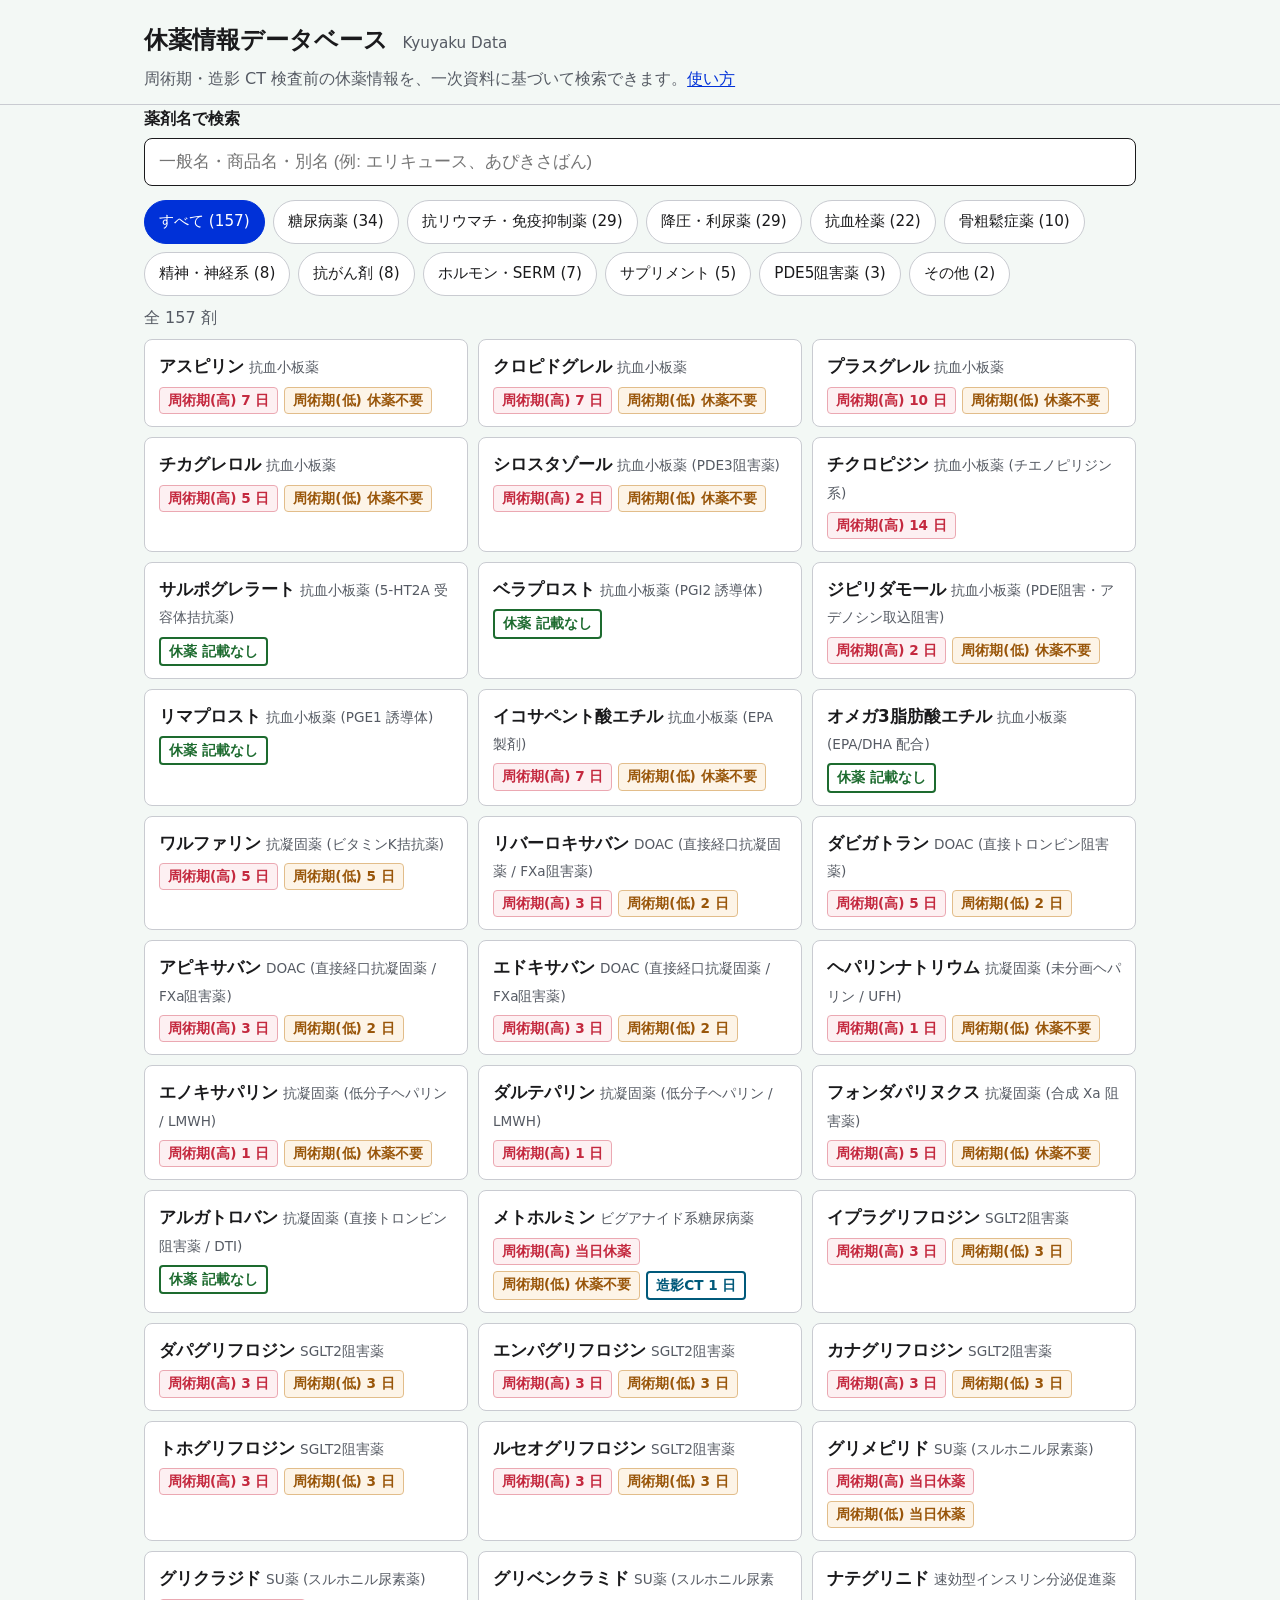
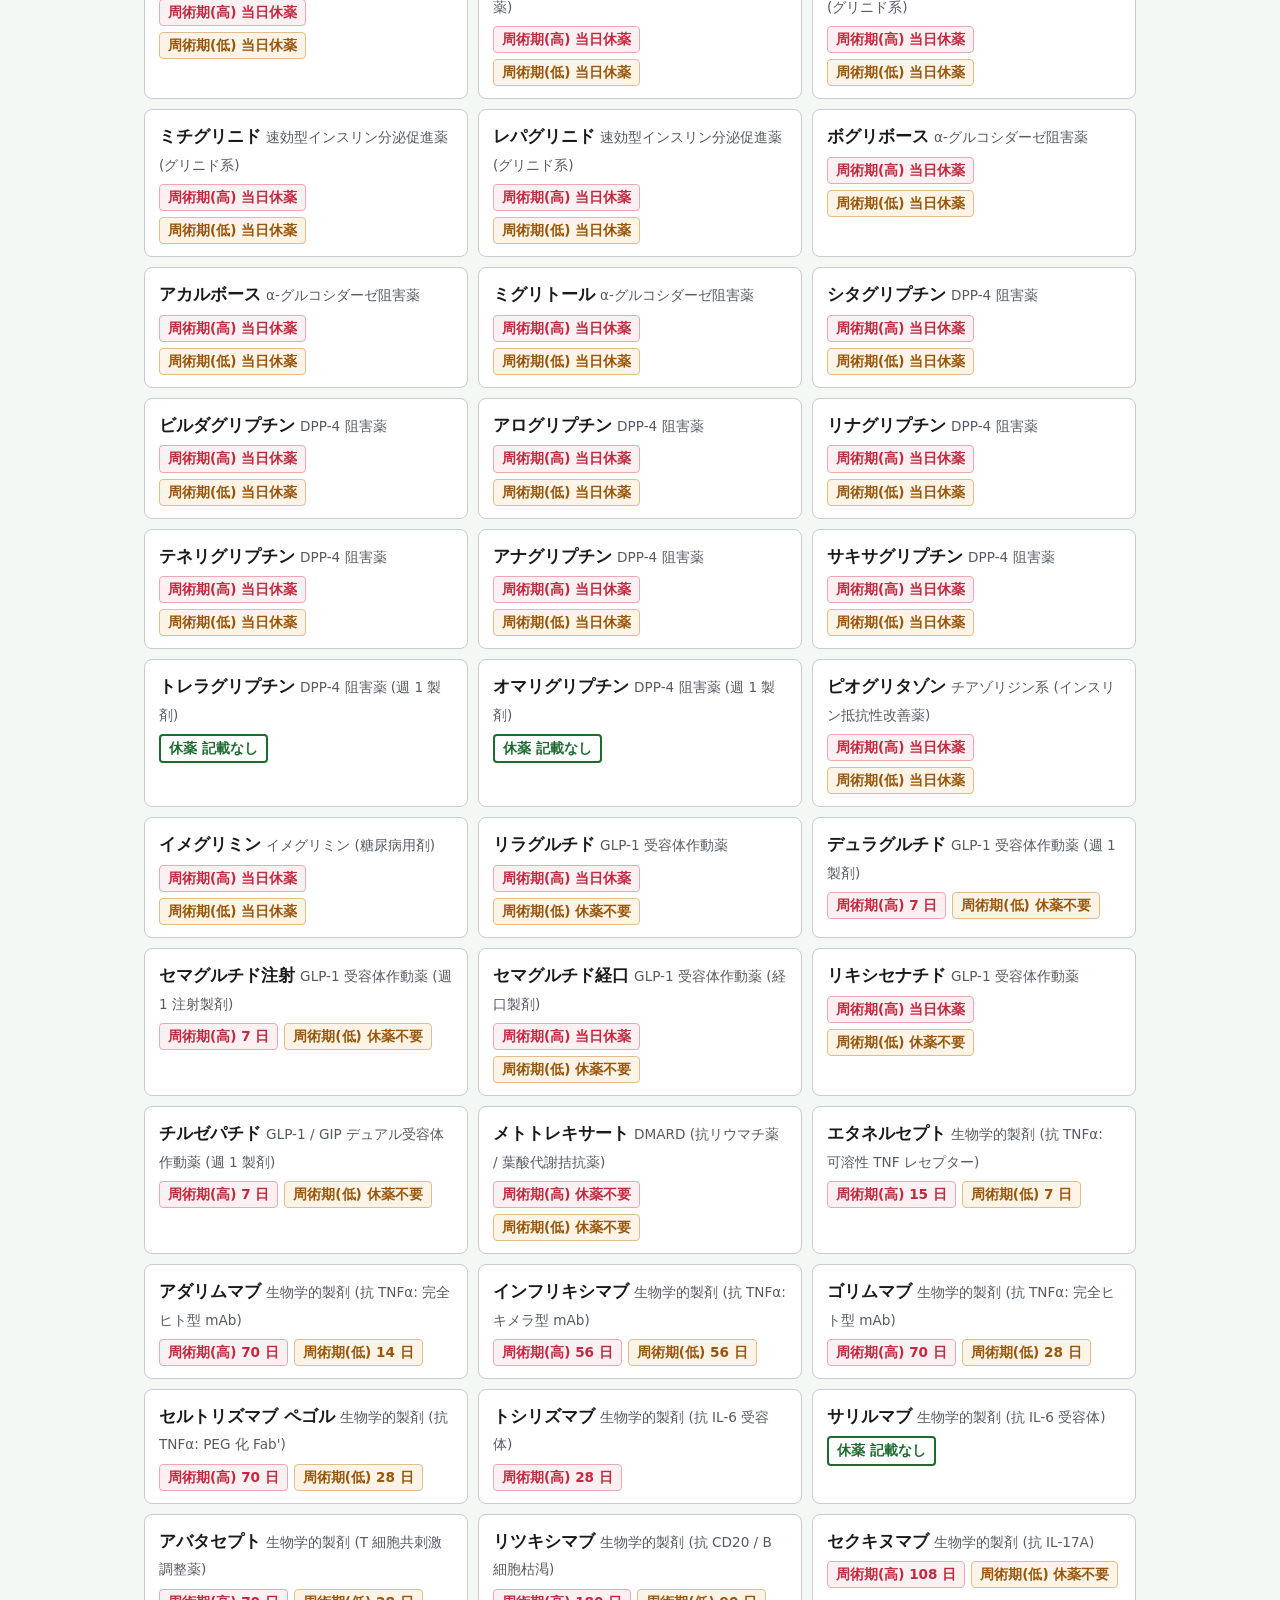
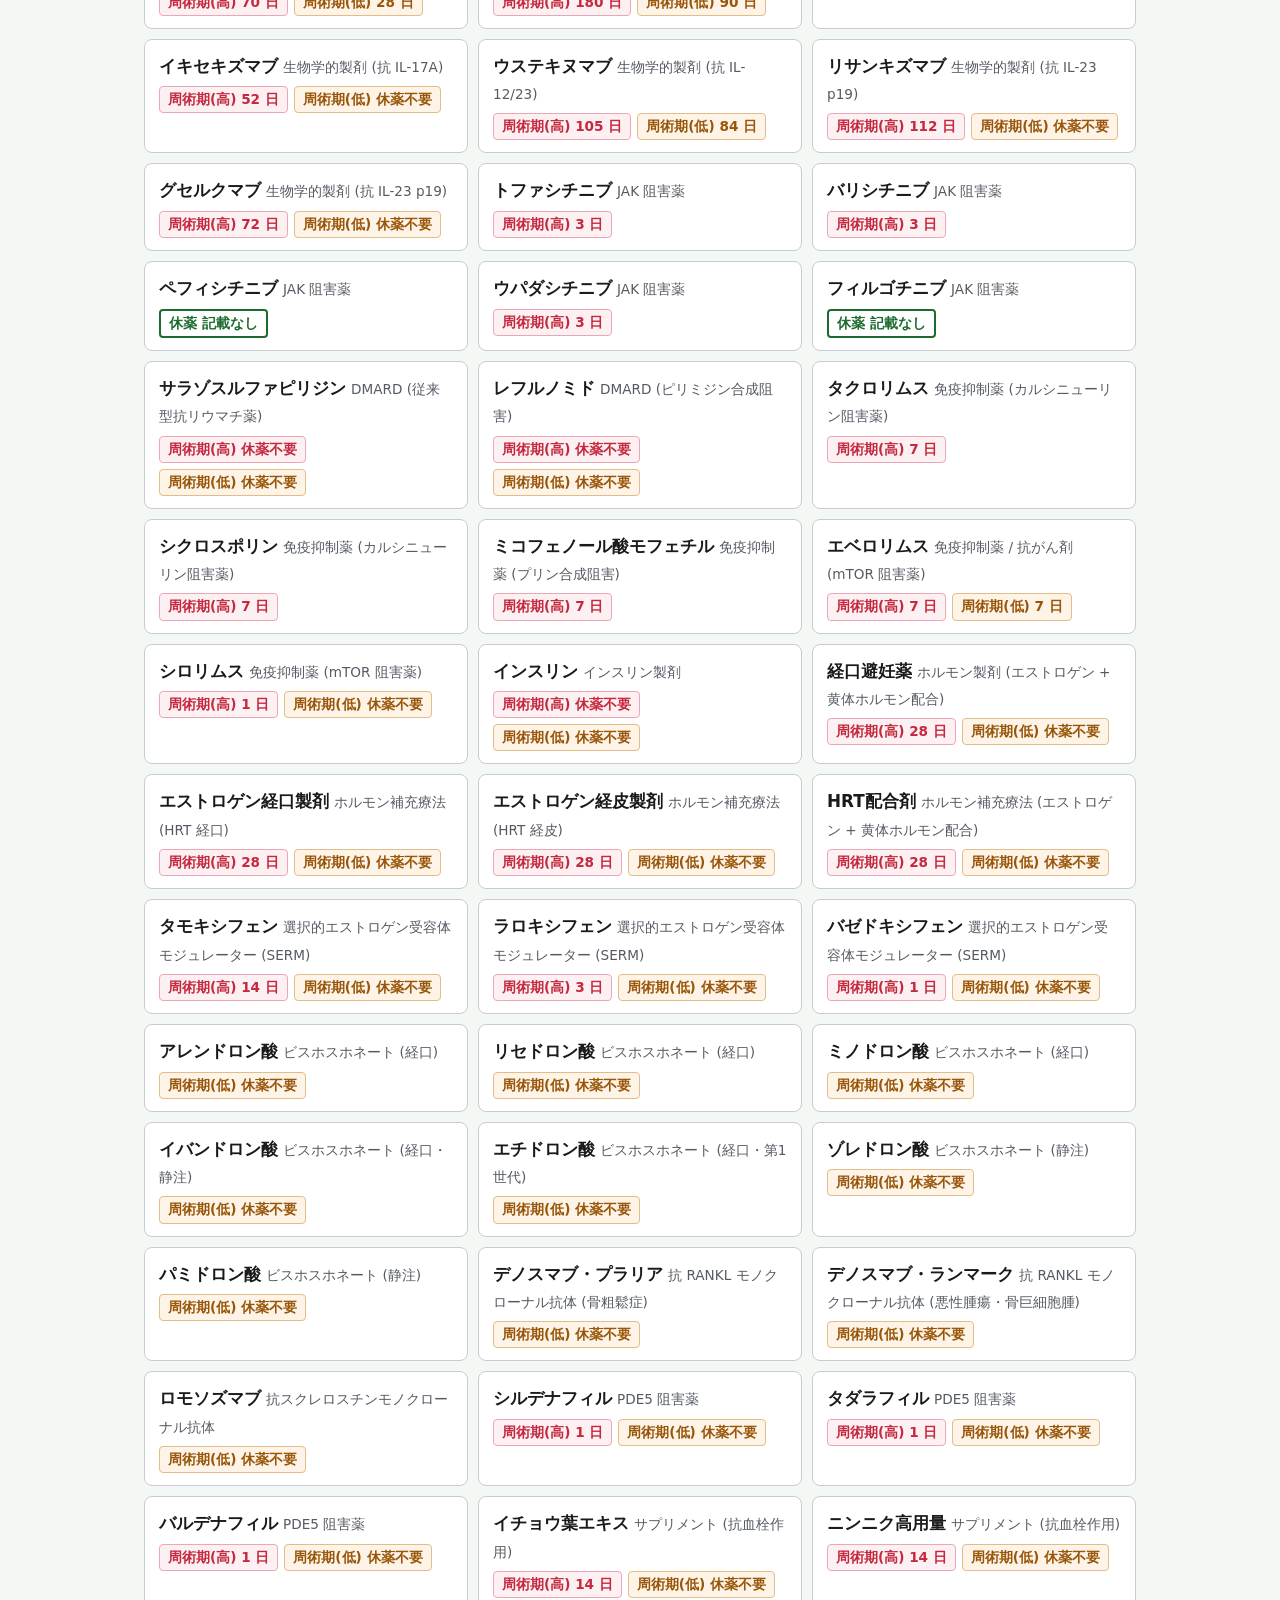
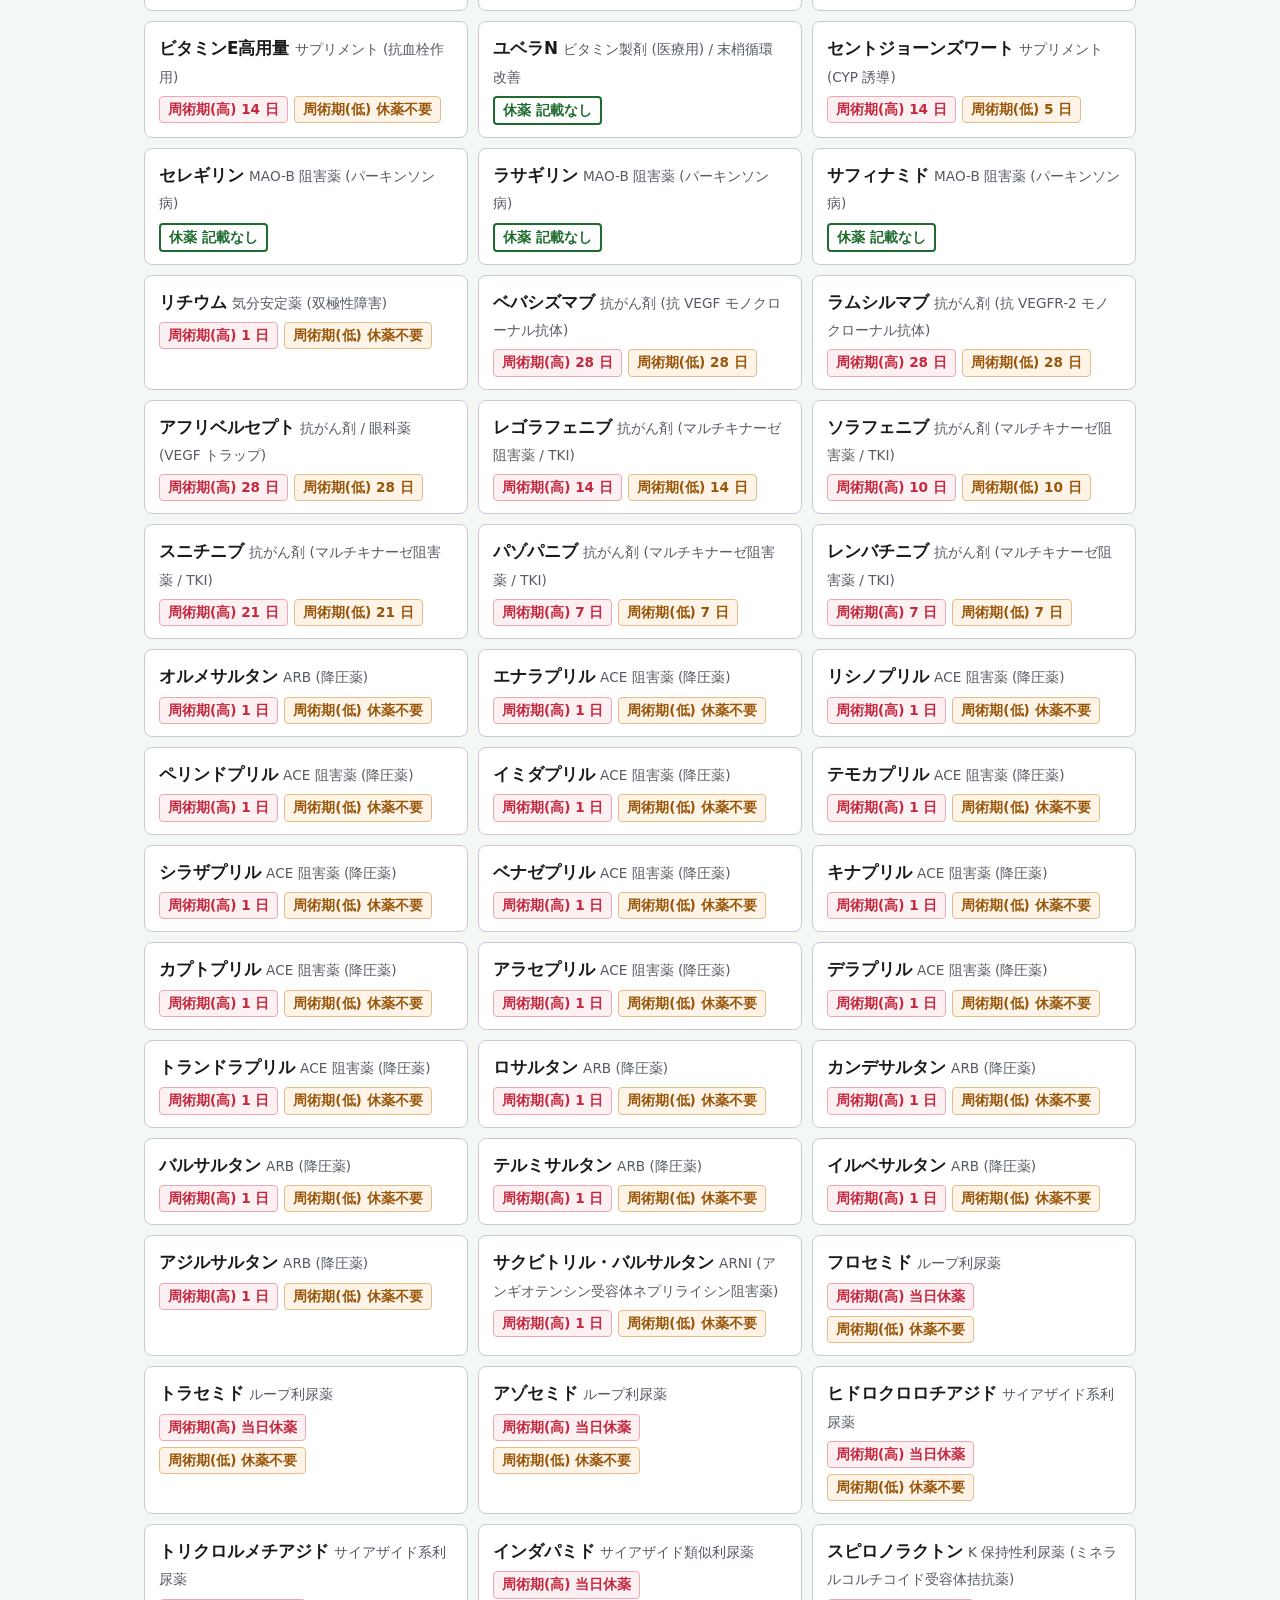
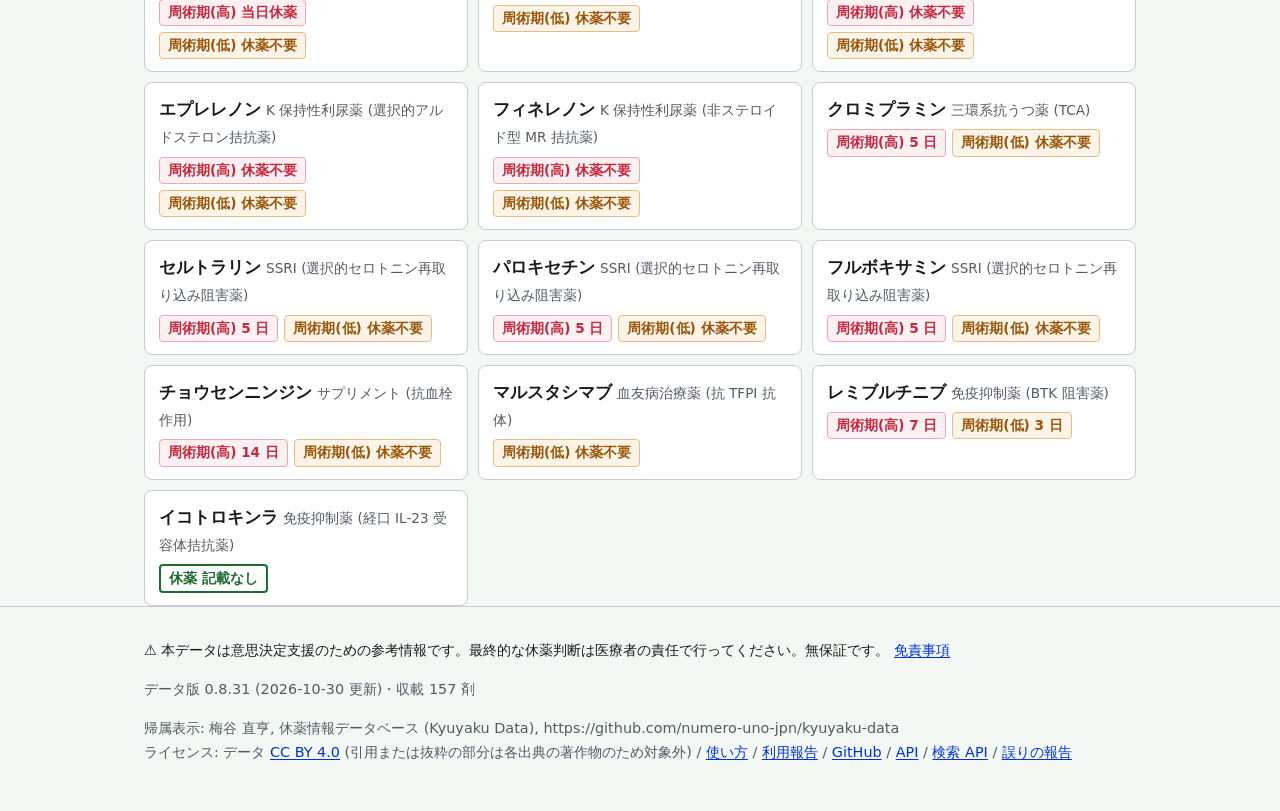
<file: index.html>
<!doctype html>
<html lang="ja">
<head>
<meta charset="utf-8">
<meta name="viewport" content="width=device-width, initial-scale=1">
<title>休薬情報データベース (Kyuyaku Data)</title>
<meta name="description" content="周術期・造影 CT 検査前の休薬情報を、学会ガイドライン・PMDA 添付文書などの一次資料に基づいて検索できるオープンデータ。">
<link rel="stylesheet" href="assets/style.css">
</head>
<body>
<a class="skip" href="#main">本文へ移動</a>
<header class="site-header">
  <div class="wrap">
    <a class="site-title" href="#/">休薬情報データベース <span class="en">Kyuyaku Data</span></a>
    <p class="site-lead">周術期・造影 CT 検査前の休薬情報を、一次資料に基づいて検索できます。<a href="guide.html">使い方</a></p>
  </div>
</header>

<main id="main" class="wrap" tabindex="-1">
  <section id="list-view" aria-labelledby="search-label">
    <div class="search">
      <label id="search-label" for="q">薬剤名で検索</label>
      <input id="q" type="search" autocomplete="off" spellcheck="false"
             placeholder="一般名・商品名・別名 (例: エリキュース、あぴきさばん)">
    </div>
    <div id="groups" class="chips" role="group" aria-label="薬効分類で絞り込み"></div>
    <p id="status" class="status" aria-live="polite"></p>
    <ul id="list" class="cards"></ul>
  </section>

  <section id="detail-view" hidden aria-live="polite"></section>
</main>

<footer class="site-footer">
  <div class="wrap">
    <p class="warn">⚠ 本データは意思決定支援のための参考情報です。最終的な休薬判断は医療者の責任で行ってください。無保証です。
      <a href="https://github.com/numero-uno-jpn/kyuyaku-data/blob/main/DISCLAIMER.md">免責事項</a></p>
    <p id="meta-line"></p>
    <p>帰属表示: 梅谷 直亨, 休薬情報データベース (Kyuyaku Data), https://github.com/numero-uno-jpn/kyuyaku-data<br>
      ライセンス: データ <a href="https://creativecommons.org/licenses/by/4.0/deed.ja">CC BY 4.0</a>
      (引用または抜粋の部分は各出典の著作物のため対象外) /
      <a href="guide.html">使い方</a> /
      <a href="https://docs.google.com/forms/d/e/1FAIpQLSfHIxbqLm4XuO1nWAMrJVIOAkKdi_uDpndWw0CVE17Jb6cC_A/viewform">利用報告</a> /
      <a href="https://github.com/numero-uno-jpn/kyuyaku-data">GitHub</a> /
      <a href="v1/">API</a> /
      <a href="search-api.html">検索 API</a> /
      <a href="https://github.com/numero-uno-jpn/kyuyaku-data/issues/new?template=correction.md">誤りの報告</a></p>
  </div>
</footer>
<script src="assets/app.js" type="module"></script>
</body>
</html>
</file>
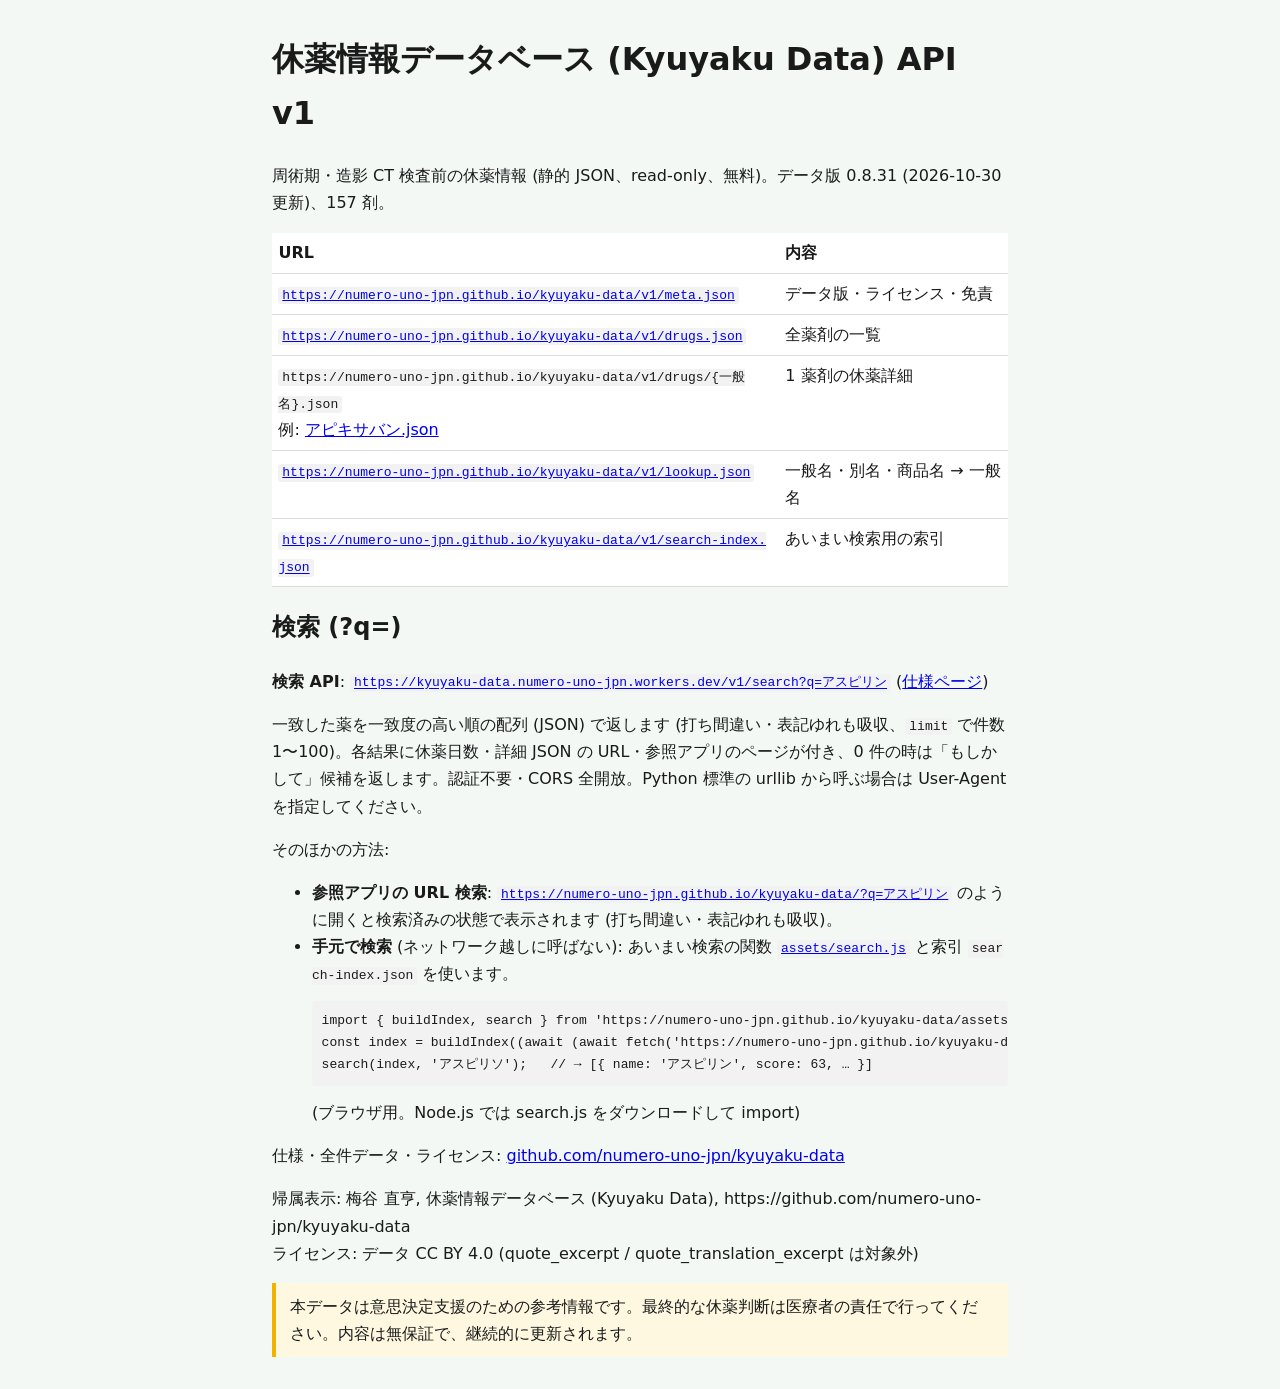
<file: v1/index.html>
<!doctype html>
<html lang="ja">
<head>
<meta charset="utf-8">
<meta name="viewport" content="width=device-width, initial-scale=1">
<title>休薬情報データベース (Kyuyaku Data) API</title>
<style>
body{font-family:system-ui,-apple-system,"Segoe UI","Hiragino Sans","Noto Sans JP",sans-serif;max-width:46rem;margin:2rem auto;padding:0 1rem;line-height:1.7;color:#1a1a1a;background:#f3f8f5}
table{background:#fff}
code{background:#f2f2f2;padding:.1em .3em;border-radius:3px;word-break:break-all}
table{border-collapse:collapse;width:100%}td,th{border-bottom:1px solid #ddd;padding:.4rem;text-align:left;vertical-align:top}
.note{background:#fff8e1;border-left:4px solid #f0b400;padding:.6rem .9rem}
pre{background:#f2f2f2;padding:.6rem;overflow-x:auto;border-radius:4px}pre code{background:none;padding:0}
@media (prefers-color-scheme:dark){body{color:#e6e6e6;background:#141414}table{background:#141414}code,pre{background:#2a2a2a}td,th{border-color:#333}.note{background:#2b2512}a{color:#8ab4ff}}
</style>
</head>
<body>
<h1>休薬情報データベース (Kyuyaku Data) API v1</h1>
<p>周術期・造影 CT 検査前の休薬情報 (静的 JSON、read-only、無料)。データ版 0.8.31 (2026-10-30更新)、157 剤。</p>
<table>
<tr><th>URL</th><th>内容</th></tr>
<tr><td><a href="https://numero-uno-jpn.github.io/kyuyaku-data/v1/meta.json"><code>https://numero-uno-jpn.github.io/kyuyaku-data/v1/meta.json</code></a></td><td>データ版・ライセンス・免責</td></tr>
<tr><td><a href="https://numero-uno-jpn.github.io/kyuyaku-data/v1/drugs.json"><code>https://numero-uno-jpn.github.io/kyuyaku-data/v1/drugs.json</code></a></td><td>全薬剤の一覧</td></tr>
<tr><td><code>https://numero-uno-jpn.github.io/kyuyaku-data/v1/drugs/{一般名}.json</code><br>例: <a href="https://numero-uno-jpn.github.io/kyuyaku-data/v1/drugs/アピキサバン.json">アピキサバン.json</a></td><td>1 薬剤の休薬詳細</td></tr>
<tr><td><a href="https://numero-uno-jpn.github.io/kyuyaku-data/v1/lookup.json"><code>https://numero-uno-jpn.github.io/kyuyaku-data/v1/lookup.json</code></a></td><td>一般名・別名・商品名 → 一般名</td></tr>
<tr><td><a href="https://numero-uno-jpn.github.io/kyuyaku-data/v1/search-index.json"><code>https://numero-uno-jpn.github.io/kyuyaku-data/v1/search-index.json</code></a></td><td>あいまい検索用の索引</td></tr>
</table>
<h2>検索 (?q=)</h2>
<p><strong>検索 API</strong>: <a href="https://kyuyaku-data.numero-uno-jpn.workers.dev/v1/search?q=アスピリン"><code>https://kyuyaku-data.numero-uno-jpn.workers.dev/v1/search?q=アスピリン</code></a> (<a href="../search-api.html">仕様ページ</a>)</p>
<p>一致した薬を一致度の高い順の配列 (JSON) で返します (打ち間違い・表記ゆれも吸収、<code>limit</code> で件数 1〜100)。各結果に休薬日数・詳細 JSON の URL・参照アプリのページが付き、0 件の時は「もしかして」候補を返します。認証不要・CORS 全開放。Python 標準の urllib から呼ぶ場合は User-Agent を指定してください。</p>
<p>そのほかの方法:</p>
<ul>
<li><strong>参照アプリの URL 検索</strong>: <a href="../?q=アスピリン"><code>https://numero-uno-jpn.github.io/kyuyaku-data/?q=アスピリン</code></a> のように開くと検索済みの状態で表示されます (打ち間違い・表記ゆれも吸収)。</li>
<li><strong>手元で検索</strong> (ネットワーク越しに呼ばない): あいまい検索の関数 <a href="../assets/search.js"><code>assets/search.js</code></a> と索引 <code>search-index.json</code> を使います。
<pre><code>import { buildIndex, search } from 'https://numero-uno-jpn.github.io/kyuyaku-data/assets/search.js';
const index = buildIndex((await (await fetch('https://numero-uno-jpn.github.io/kyuyaku-data/v1/search-index.json')).json()).drugs);
search(index, 'アスピリソ');   // → [{ name: 'アスピリン', score: 63, … }]</code></pre>
(ブラウザ用。Node.js では search.js をダウンロードして import)</li>
</ul>
<p>仕様・全件データ・ライセンス: <a href="https://github.com/numero-uno-jpn/kyuyaku-data">github.com/numero-uno-jpn/kyuyaku-data</a></p>
<p>帰属表示: 梅谷 直亨, 休薬情報データベース (Kyuyaku Data), https://github.com/numero-uno-jpn/kyuyaku-data<br>ライセンス: データ CC BY 4.0 (quote_excerpt / quote_translation_excerpt は対象外)</p>
<p class="note">本データは意思決定支援のための参考情報です。最終的な休薬判断は医療者の責任で行ってください。内容は無保証で、継続的に更新されます。</p>
</body>
</html>
</file>
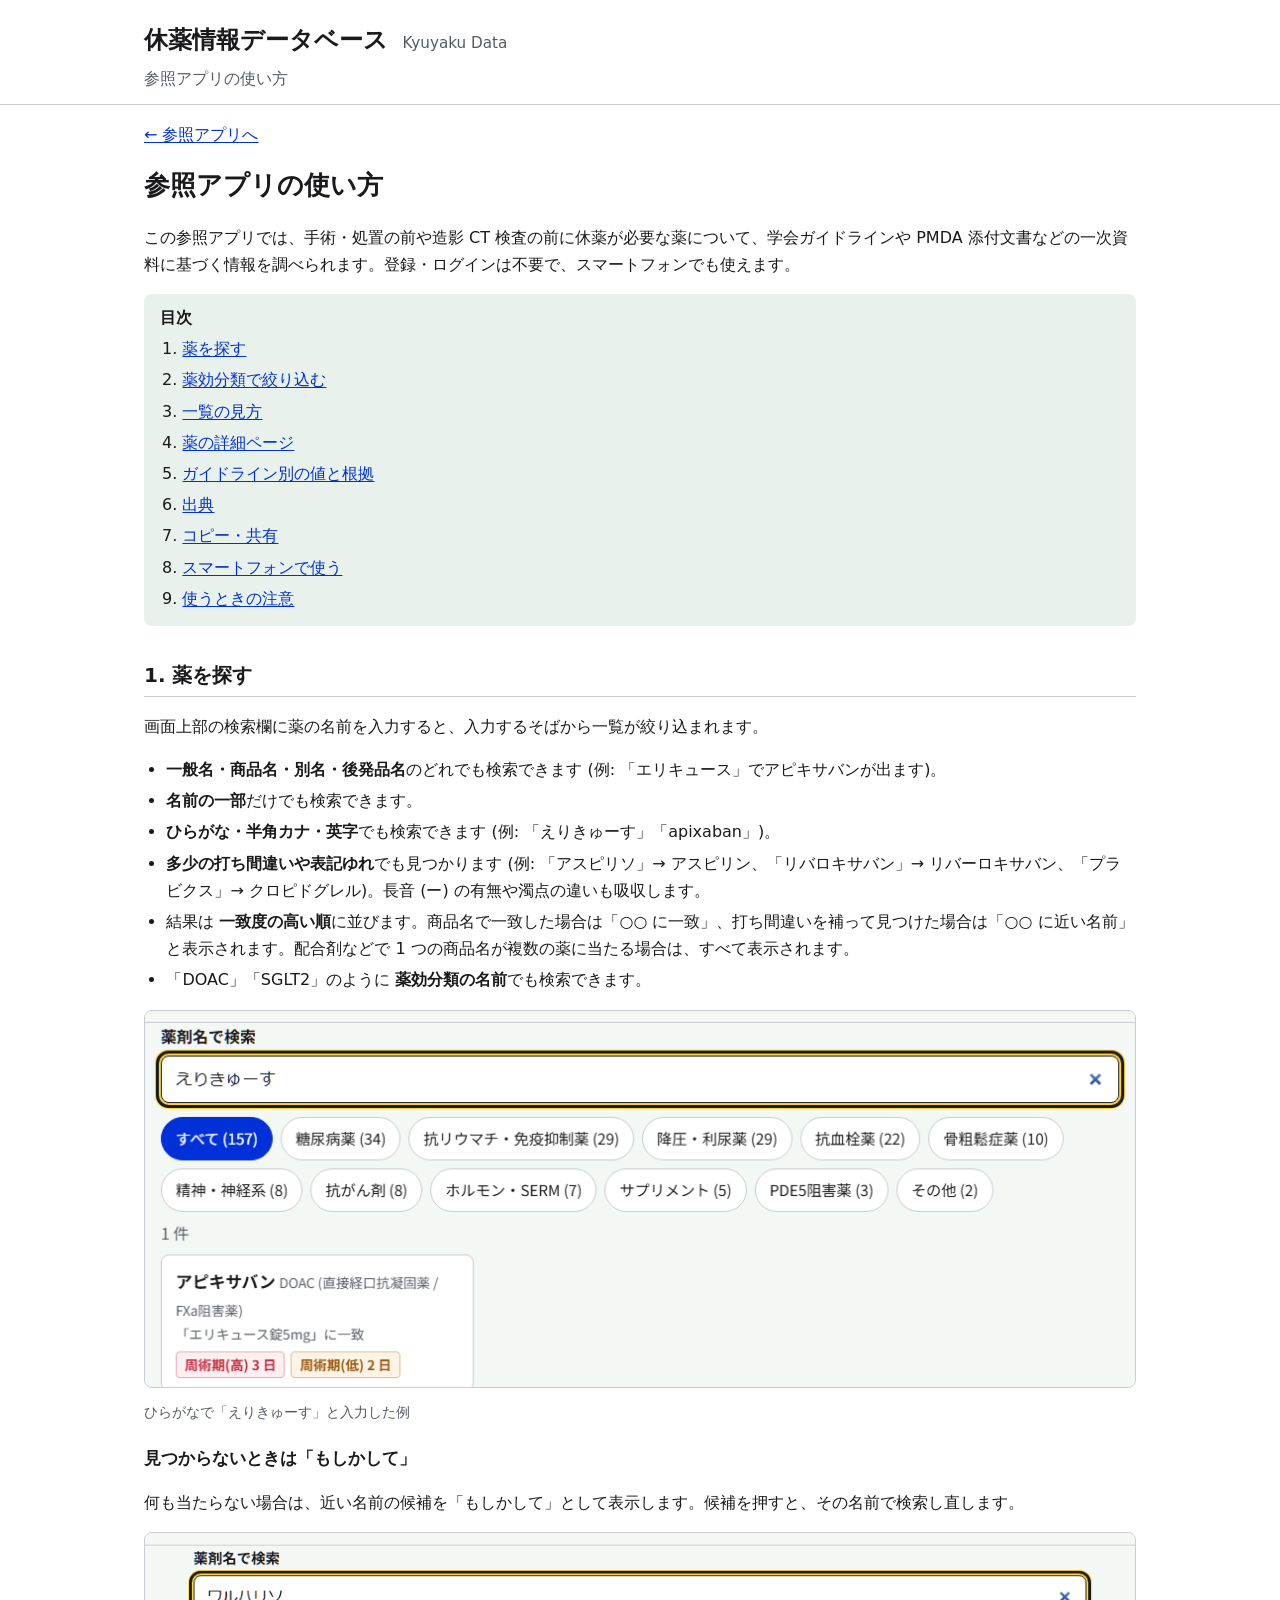
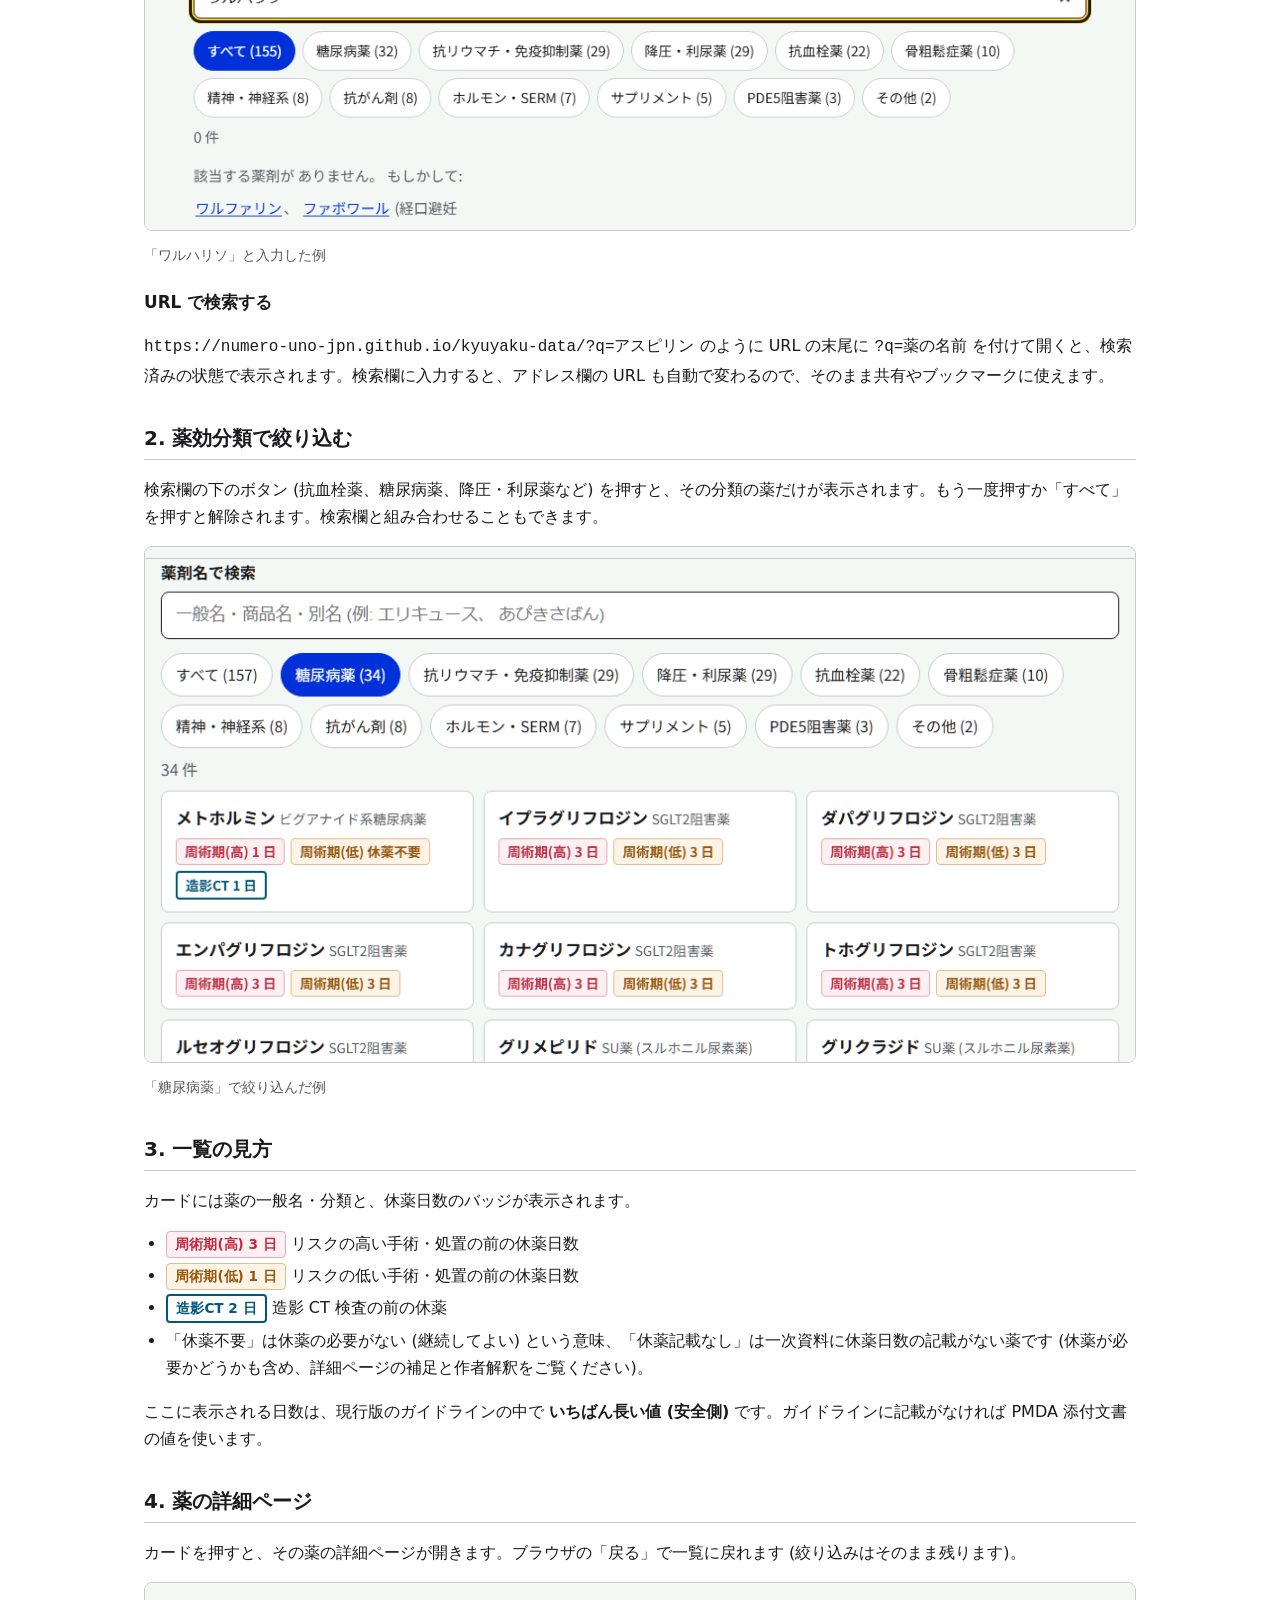
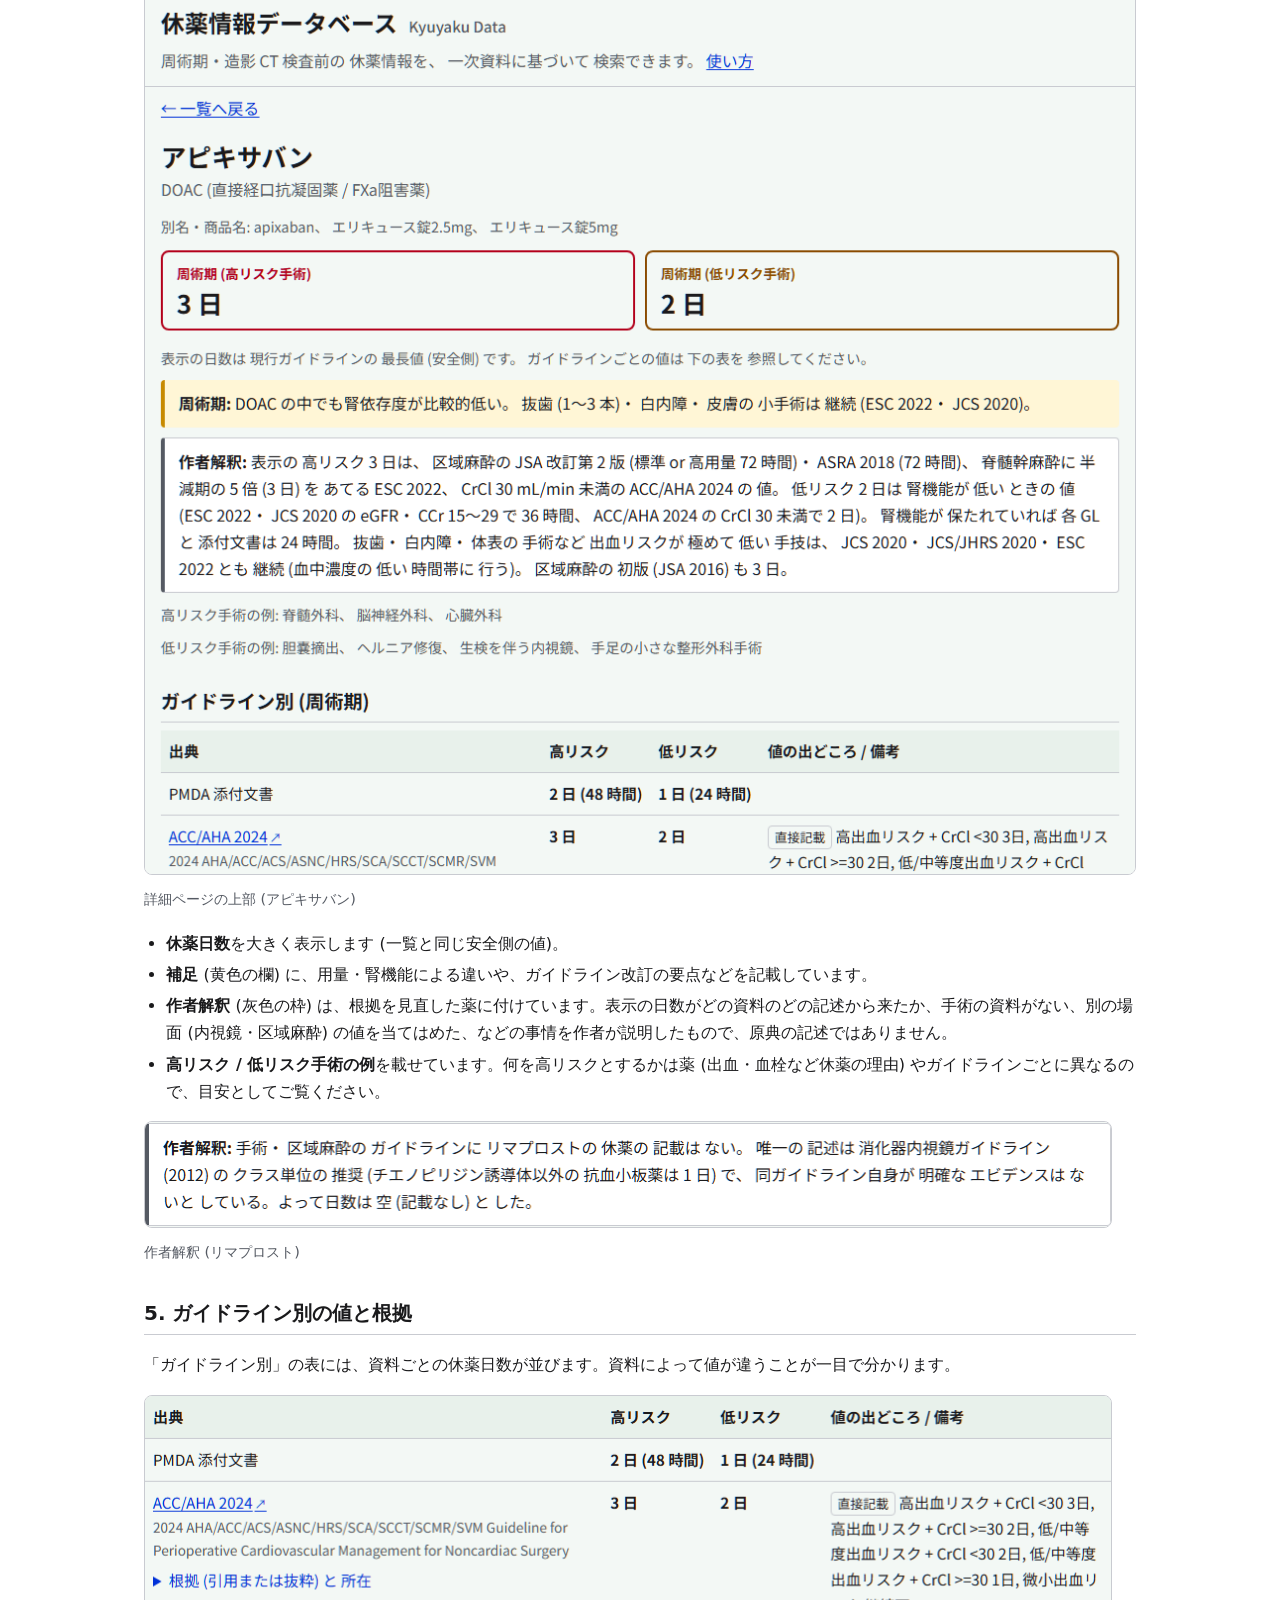
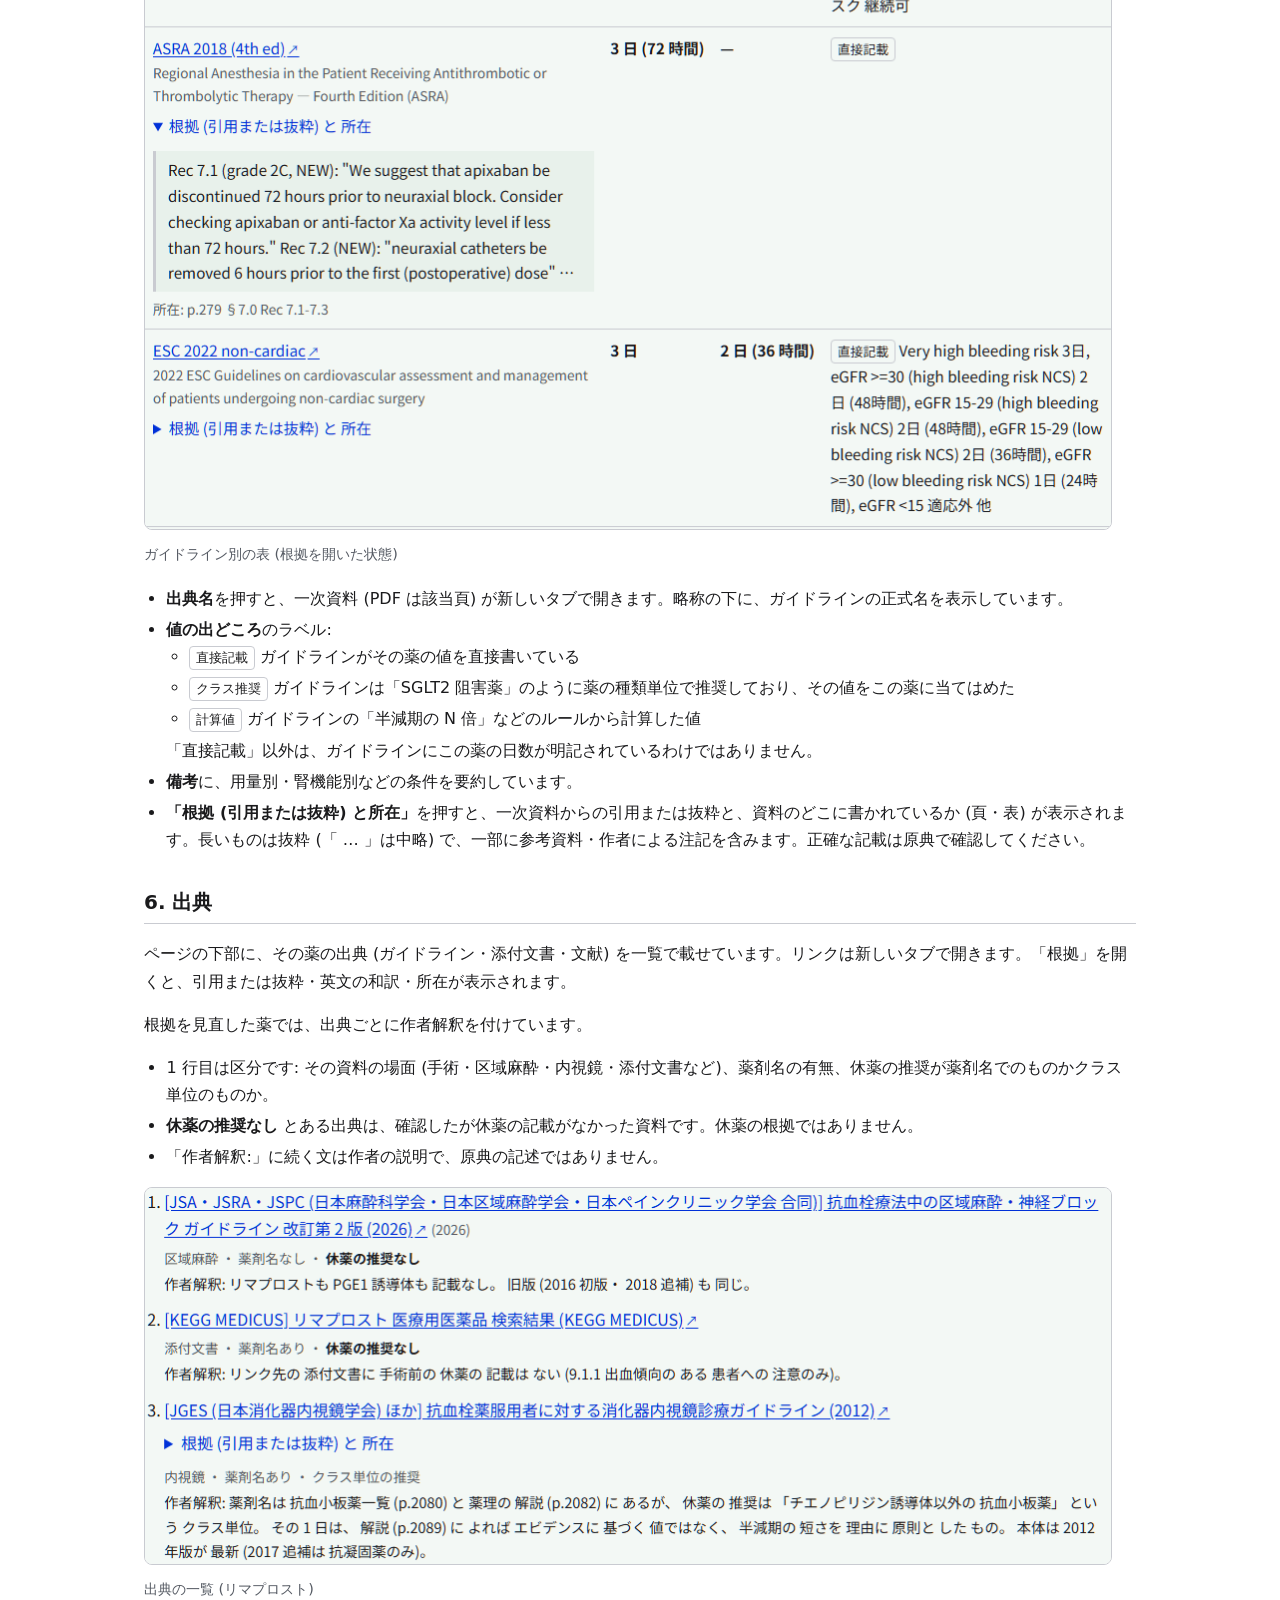
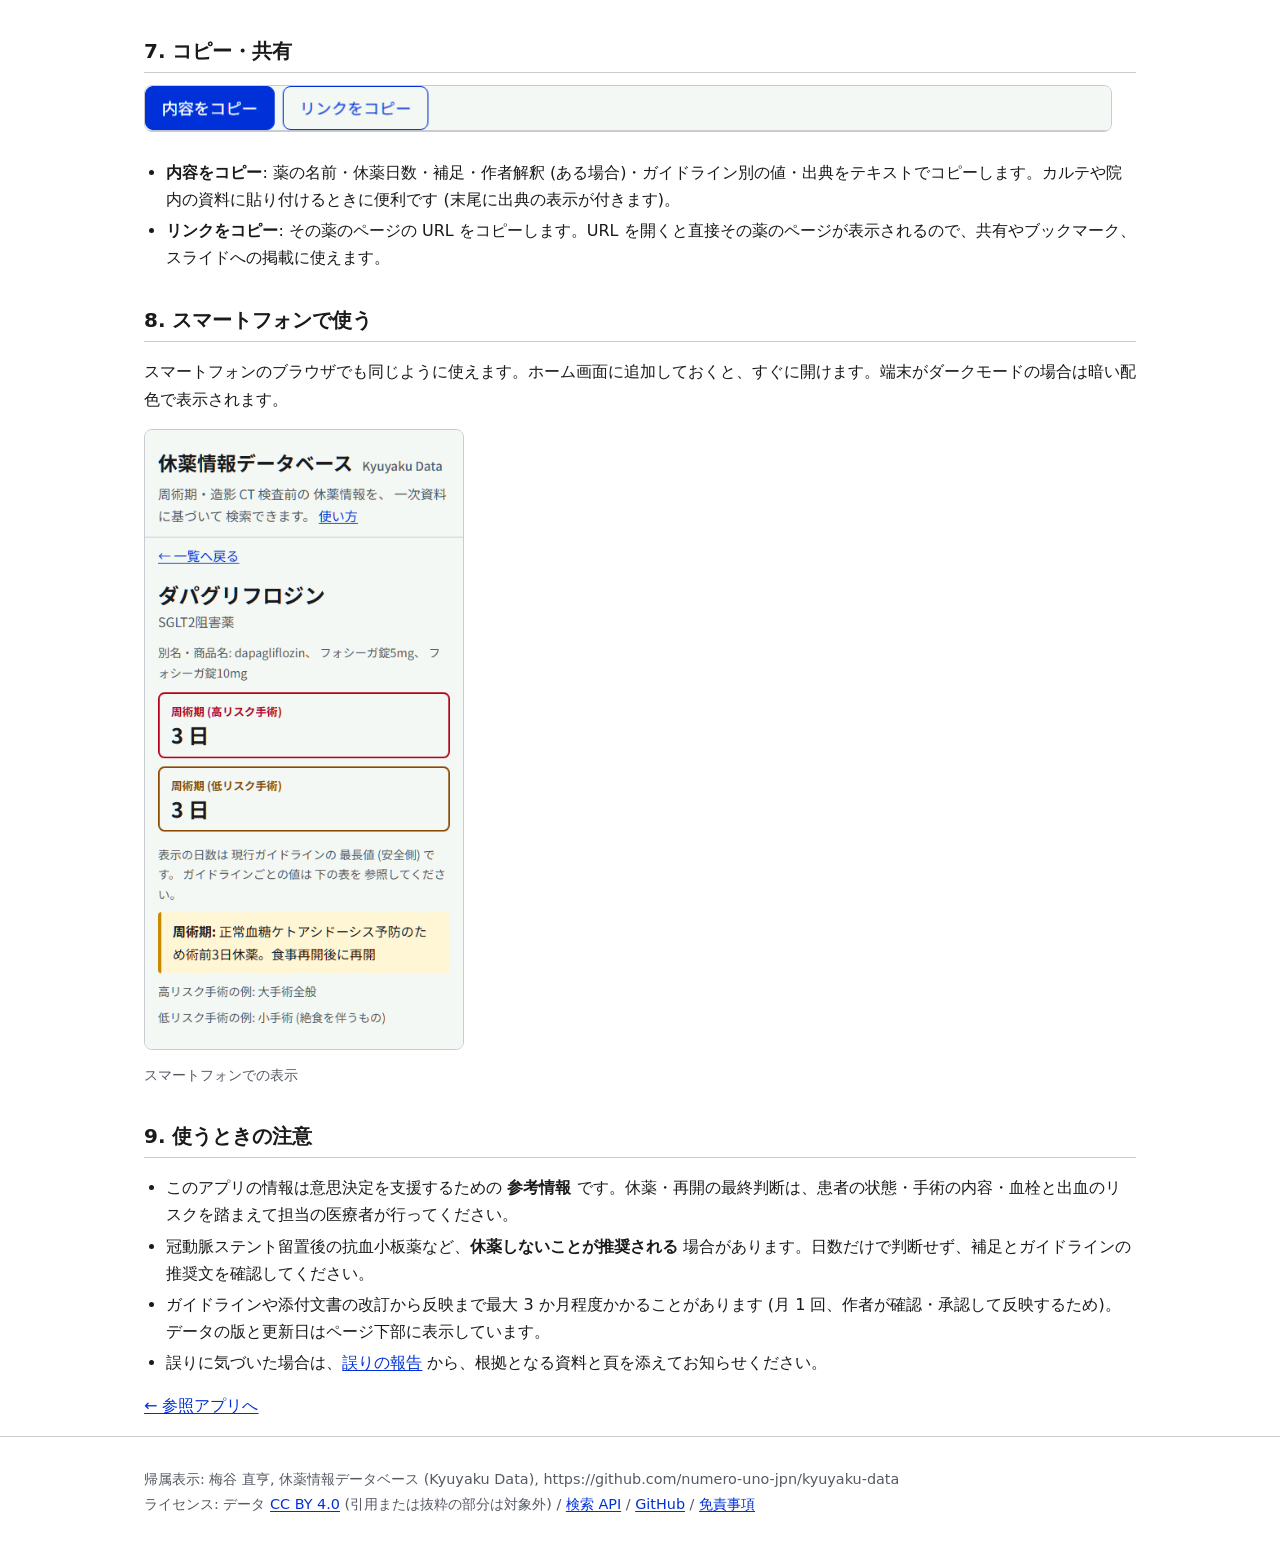
<file: guide.html>
<!doctype html>
<html lang="ja">
<head>
<meta charset="utf-8">
<meta name="viewport" content="width=device-width, initial-scale=1">
<title>使い方 — 休薬情報データベース (Kyuyaku Data)</title>
<meta name="description" content="休薬情報データベース参照アプリの使い方。薬剤の検索、分類での絞り込み、休薬日数とガイドライン別の値・根拠の見方。">
<link rel="stylesheet" href="assets/style.css">
<style>
  /* 使い方ページは背景を白に (ダークモードは共通の暗い背景のまま) */
  @media (prefers-color-scheme: light) { body { background: #ffffff; } }
  .guide h1 { font-size: 1.6rem; margin: 0 0 8px; }
  .guide h2 { font-size: 1.25rem; margin: 32px 0 10px; padding-bottom: 4px; border-bottom: 1px solid var(--border); }
  .guide h3 { font-size: 1.05rem; margin: 20px 0 6px; }
  .guide figure { margin: 12px 0 18px; }
  .guide img { max-width: 100%; height: auto; border: 1px solid var(--border); border-radius: var(--radius); }
  .guide figcaption { color: var(--muted); font-size: .9rem; margin-top: 4px; }
  .guide ol, .guide ul { padding-left: 1.4em; }
  .guide li { margin-bottom: 4px; }
  .toc { background: var(--subtle); border-radius: var(--radius); padding: 10px 16px; }
  .toc ol { margin: 4px 0; }
  .demo { display: inline-block; font-size: .85rem; font-weight: 700; padding: 0 8px; border: 2px solid currentColor; border-radius: 4px; }
</style>
</head>
<body>
<a class="skip" href="#main">本文へ移動</a>
<header class="site-header">
  <div class="wrap">
    <a class="site-title" href="./">休薬情報データベース <span class="en">Kyuyaku Data</span></a>
    <p class="site-lead">参照アプリの使い方</p>
  </div>
</header>

<main id="main" class="wrap guide" tabindex="-1">
  <p><a href="./">← 参照アプリへ</a></p>
  <h1>参照アプリの使い方</h1>
  <p>この参照アプリでは、手術・処置の前や造影 CT 検査の前に休薬が必要な薬について、学会ガイドラインや PMDA 添付文書などの一次資料に基づく情報を調べられます。登録・ログインは不要で、スマートフォンでも使えます。</p>

  <nav class="toc" aria-label="目次">
    <strong>目次</strong>
    <ol>
      <li><a href="#search">薬を探す</a></li>
      <li><a href="#group">薬効分類で絞り込む</a></li>
      <li><a href="#list">一覧の見方</a></li>
      <li><a href="#detail">薬の詳細ページ</a></li>
      <li><a href="#guidelines">ガイドライン別の値と根拠</a></li>
      <li><a href="#refs">出典</a></li>
      <li><a href="#share">コピー・共有</a></li>
      <li><a href="#mobile">スマートフォンで使う</a></li>
      <li><a href="#caution">使うときの注意</a></li>
    </ol>
  </nav>

  <h2 id="search">1. 薬を探す</h2>
  <p>画面上部の検索欄に薬の名前を入力すると、入力するそばから一覧が絞り込まれます。</p>
  <ul>
    <li><strong>一般名・商品名・別名・後発品名</strong>のどれでも検索できます (例: 「エリキュース」でアピキサバンが出ます)。</li>
    <li><strong>名前の一部</strong>だけでも検索できます。</li>
    <li><strong>ひらがな・半角カナ・英字</strong>でも検索できます (例: 「えりきゅーす」「apixaban」)。</li>
    <li><strong>多少の打ち間違いや表記ゆれ</strong>でも見つかります (例: 「アスピリソ」→ アスピリン、「リバロキサバン」→ リバーロキサバン、「プラビクス」→ クロピドグレル)。長音 (ー) の有無や濁点の違いも吸収します。</li>
    <li>結果は <strong>一致度の高い順</strong>に並びます。商品名で一致した場合は「○○ に一致」、打ち間違いを補って見つけた場合は「○○ に近い名前」と表示されます。配合剤などで 1 つの商品名が複数の薬に当たる場合は、すべて表示されます。</li>
    <li>「DOAC」「SGLT2」のように <strong>薬効分類の名前</strong>でも検索できます。</li>
  </ul>
  <figure>
    <img src="assets/guide/02-search.png" alt="検索欄に「えりきゅーす」と入力すると、アピキサバンのカードが1件表示され、「エリキュース錠2.5mg」に一致と表示されている画面" width="1000" height="380" loading="lazy">
    <figcaption>ひらがなで「えりきゅーす」と入力した例</figcaption>
  </figure>
  <h3>見つからないときは「もしかして」</h3>
  <p>何も当たらない場合は、近い名前の候補を「もしかして」として表示します。候補を押すと、その名前で検索し直します。</p>
  <figure>
    <img src="assets/guide/09-suggest.png" alt="「ワルハリソ」と入力して該当がなく、「もしかして: ワルファリン」などの候補が表示されている画面" width="1100" height="330" loading="lazy">
    <figcaption>「ワルハリソ」と入力した例</figcaption>
  </figure>
  <h3>URL で検索する</h3>
  <p><code>https://numero-uno-jpn.github.io/kyuyaku-data/?q=アスピリン</code> のように URL の末尾に <code>?q=薬の名前</code> を付けて開くと、検索済みの状態で表示されます。検索欄に入力すると、アドレス欄の URL も自動で変わるので、そのまま共有やブックマークに使えます。</p>

  <h2 id="group">2. 薬効分類で絞り込む</h2>
  <p>検索欄の下のボタン (抗血栓薬、糖尿病薬、降圧・利尿薬など) を押すと、その分類の薬だけが表示されます。もう一度押すか「すべて」を押すと解除されます。検索欄と組み合わせることもできます。</p>
  <figure>
    <img src="assets/guide/03-group.png" alt="「糖尿病薬」ボタンを押して、糖尿病薬のカードだけが表示されている画面" width="1000" height="520" loading="lazy">
    <figcaption>「糖尿病薬」で絞り込んだ例</figcaption>
  </figure>

  <h2 id="list">3. 一覧の見方</h2>
  <p>カードには薬の一般名・分類と、休薬日数のバッジが表示されます。</p>
  <ul>
    <li><span class="badge high">周術期(高) 3 日</span> リスクの高い手術・処置の前の休薬日数</li>
    <li><span class="badge low">周術期(低) 1 日</span> リスクの低い手術・処置の前の休薬日数</li>
    <li><span class="badge ct">造影CT 2 日</span> 造影 CT 検査の前の休薬</li>
    <li>「休薬不要」は休薬の必要がない (継続してよい) という意味、「休薬記載なし」は一次資料に休薬日数の記載がない薬です (休薬が必要かどうかも含め、詳細ページの補足と作者解釈をご覧ください)。</li>
  </ul>
  <p>ここに表示される日数は、現行版のガイドラインの中で <strong>いちばん長い値 (安全側)</strong> です。ガイドラインに記載がなければ PMDA 添付文書の値を使います。</p>

  <h2 id="detail">4. 薬の詳細ページ</h2>
  <p>カードを押すと、その薬の詳細ページが開きます。ブラウザの「戻る」で一覧に戻れます (絞り込みはそのまま残ります)。</p>
  <figure>
    <img src="assets/guide/04-detail.png" alt="アピキサバンの詳細ページ。周術期（高リスク手術）3日、周術期（低リスク手術）2日が大きく表示され、補足、作者解釈、手術の例が続く" width="1000" height="900" loading="lazy">
    <figcaption>詳細ページの上部 (アピキサバン)</figcaption>
  </figure>
  <ul>
    <li><strong>休薬日数</strong>を大きく表示します (一覧と同じ安全側の値)。</li>
    <li><strong>補足</strong> (黄色の欄) に、用量・腎機能による違いや、ガイドライン改訂の要点などを記載しています。</li>
    <li><strong>作者解釈</strong> (灰色の枠) は、根拠を見直した薬に付けています。表示の日数がどの資料のどの記述から来たか、手術の資料がない、別の場面 (内視鏡・区域麻酔) の値を当てはめた、などの事情を作者が説明したもので、原典の記述ではありません。</li>
    <li><strong>高リスク / 低リスク手術の例</strong>を載せています。何を高リスクとするかは薬 (出血・血栓など休薬の理由) やガイドラインごとに異なるので、目安としてご覧ください。</li>
  </ul>

  <figure>
    <img src="assets/guide/10-interp.png" alt="リマプロストの詳細ページの「作者解釈」の枠。手術・区域麻酔のガイドラインに記載はなく、唯一の記述は消化器内視鏡ガイドラインのクラス単位の推奨であること、そのため日数は空欄としたことが書かれている" width="968" height="105" loading="lazy">
    <figcaption>作者解釈 (リマプロスト)</figcaption>
  </figure>

  <h2 id="guidelines">5. ガイドライン別の値と根拠</h2>
  <p>「ガイドライン別」の表には、資料ごとの休薬日数が並びます。資料によって値が違うことが一目で分かります。</p>
  <figure>
    <img src="assets/guide/05-guidelines.png" alt="ガイドライン別の表。出典の略称と正式名、高リスク・低リスクの日数、値の出どころのラベルと備考が並び、ASRA 2018 の根拠の引用が展開されている" width="968" height="735" loading="lazy">
    <figcaption>ガイドライン別の表 (根拠を開いた状態)</figcaption>
  </figure>
  <ul>
    <li><strong>出典名</strong>を押すと、一次資料 (PDF は該当頁) が新しいタブで開きます。略称の下に、ガイドラインの正式名を表示しています。</li>
    <li><strong>値の出どころ</strong>のラベル:
      <ul>
        <li><span class="deriv">直接記載</span> ガイドラインがその薬の値を直接書いている</li>
        <li><span class="deriv">クラス推奨</span> ガイドラインは「SGLT2 阻害薬」のように薬の種類単位で推奨しており、その値をこの薬に当てはめた</li>
        <li><span class="deriv">計算値</span> ガイドラインの「半減期の N 倍」などのルールから計算した値</li>
      </ul>
      「直接記載」以外は、ガイドラインにこの薬の日数が明記されているわけではありません。</li>
    <li><strong>備考</strong>に、用量別・腎機能別などの条件を要約しています。</li>
    <li><strong>「根拠 (引用または抜粋) と所在」</strong>を押すと、一次資料からの引用または抜粋と、資料のどこに書かれているか (頁・表) が表示されます。長いものは抜粋 (「 … 」は中略) で、一部に参考資料・作者による注記を含みます。正確な記載は原典で確認してください。</li>
  </ul>

  <h2 id="refs">6. 出典</h2>
  <p>ページの下部に、その薬の出典 (ガイドライン・添付文書・文献) を一覧で載せています。リンクは新しいタブで開きます。「根拠」を開くと、引用または抜粋・英文の和訳・所在が表示されます。</p>
  <p>根拠を見直した薬では、出典ごとに作者解釈を付けています。</p>
  <ul>
    <li>1 行目は区分です: その資料の場面 (手術・区域麻酔・内視鏡・添付文書など)、薬剤名の有無、休薬の推奨が薬剤名でのものかクラス単位のものか。</li>
    <li><strong>休薬の推奨なし</strong> とある出典は、確認したが休薬の記載がなかった資料です。休薬の根拠ではありません。</li>
    <li>「作者解釈:」に続く文は作者の説明で、原典の記述ではありません。</li>
  </ul>
  <figure>
    <img src="assets/guide/06-references.png" alt="リマプロストの出典の一覧。番号付きで資料名が並び、各出典の下に場面・薬剤名の有無・推奨の単位の区分（1件目と2件目は「休薬の推奨なし」）と作者解釈が表示されている" width="968" height="377" loading="lazy">
    <figcaption>出典の一覧 (リマプロスト)</figcaption>
  </figure>

  <h2 id="share">7. コピー・共有</h2>
  <figure>
    <img src="assets/guide/07-actions.png" alt="「内容をコピー」と「リンクをコピー」の2つのボタン" width="968" height="46" loading="lazy">
  </figure>
  <ul>
    <li><strong>内容をコピー</strong>: 薬の名前・休薬日数・補足・作者解釈 (ある場合)・ガイドライン別の値・出典をテキストでコピーします。カルテや院内の資料に貼り付けるときに便利です (末尾に出典の表示が付きます)。</li>
    <li><strong>リンクをコピー</strong>: その薬のページの URL をコピーします。URL を開くと直接その薬のページが表示されるので、共有やブックマーク、スライドへの掲載に使えます。</li>
  </ul>

  <h2 id="mobile">8. スマートフォンで使う</h2>
  <p>スマートフォンのブラウザでも同じように使えます。ホーム画面に追加しておくと、すぐに開けます。端末がダークモードの場合は暗い配色で表示されます。</p>
  <figure>
    <img src="assets/guide/08-mobile.png" alt="スマートフォンでダパグリフロジンの詳細ページを表示した画面" width="390" height="760" loading="lazy" style="max-width:320px">
    <figcaption>スマートフォンでの表示</figcaption>
  </figure>

  <h2 id="caution">9. 使うときの注意</h2>
  <ul>
    <li>このアプリの情報は意思決定を支援するための <strong>参考情報</strong> です。休薬・再開の最終判断は、患者の状態・手術の内容・血栓と出血のリスクを踏まえて担当の医療者が行ってください。</li>
    <li>冠動脈ステント留置後の抗血小板薬など、<strong>休薬しないことが推奨される</strong> 場合があります。日数だけで判断せず、補足とガイドラインの推奨文を確認してください。</li>
    <li>ガイドラインや添付文書の改訂から反映まで最大 3 か月程度かかることがあります (月 1 回、作者が確認・承認して反映するため)。データの版と更新日はページ下部に表示しています。</li>
    <li>誤りに気づいた場合は、<a href="https://github.com/numero-uno-jpn/kyuyaku-data/issues/new?template=correction.md" target="_blank" rel="noopener noreferrer">誤りの報告<span class="sr">(新しいタブで開く)</span></a> から、根拠となる資料と頁を添えてお知らせください。</li>
  </ul>
  <p><a href="./">← 参照アプリへ</a></p>
</main>

<footer class="site-footer">
  <div class="wrap">
    <p>帰属表示: 梅谷 直亨, 休薬情報データベース (Kyuyaku Data), https://github.com/numero-uno-jpn/kyuyaku-data<br>
      ライセンス: データ <a href="https://creativecommons.org/licenses/by/4.0/deed.ja">CC BY 4.0</a> (引用または抜粋の部分は対象外) /
      <a href="search-api.html">検索 API</a> /
      <a href="https://github.com/numero-uno-jpn/kyuyaku-data">GitHub</a> /
      <a href="https://github.com/numero-uno-jpn/kyuyaku-data/blob/main/DISCLAIMER.md">免責事項</a></p>
  </div>
</footer>
</body>
</html>
</file>
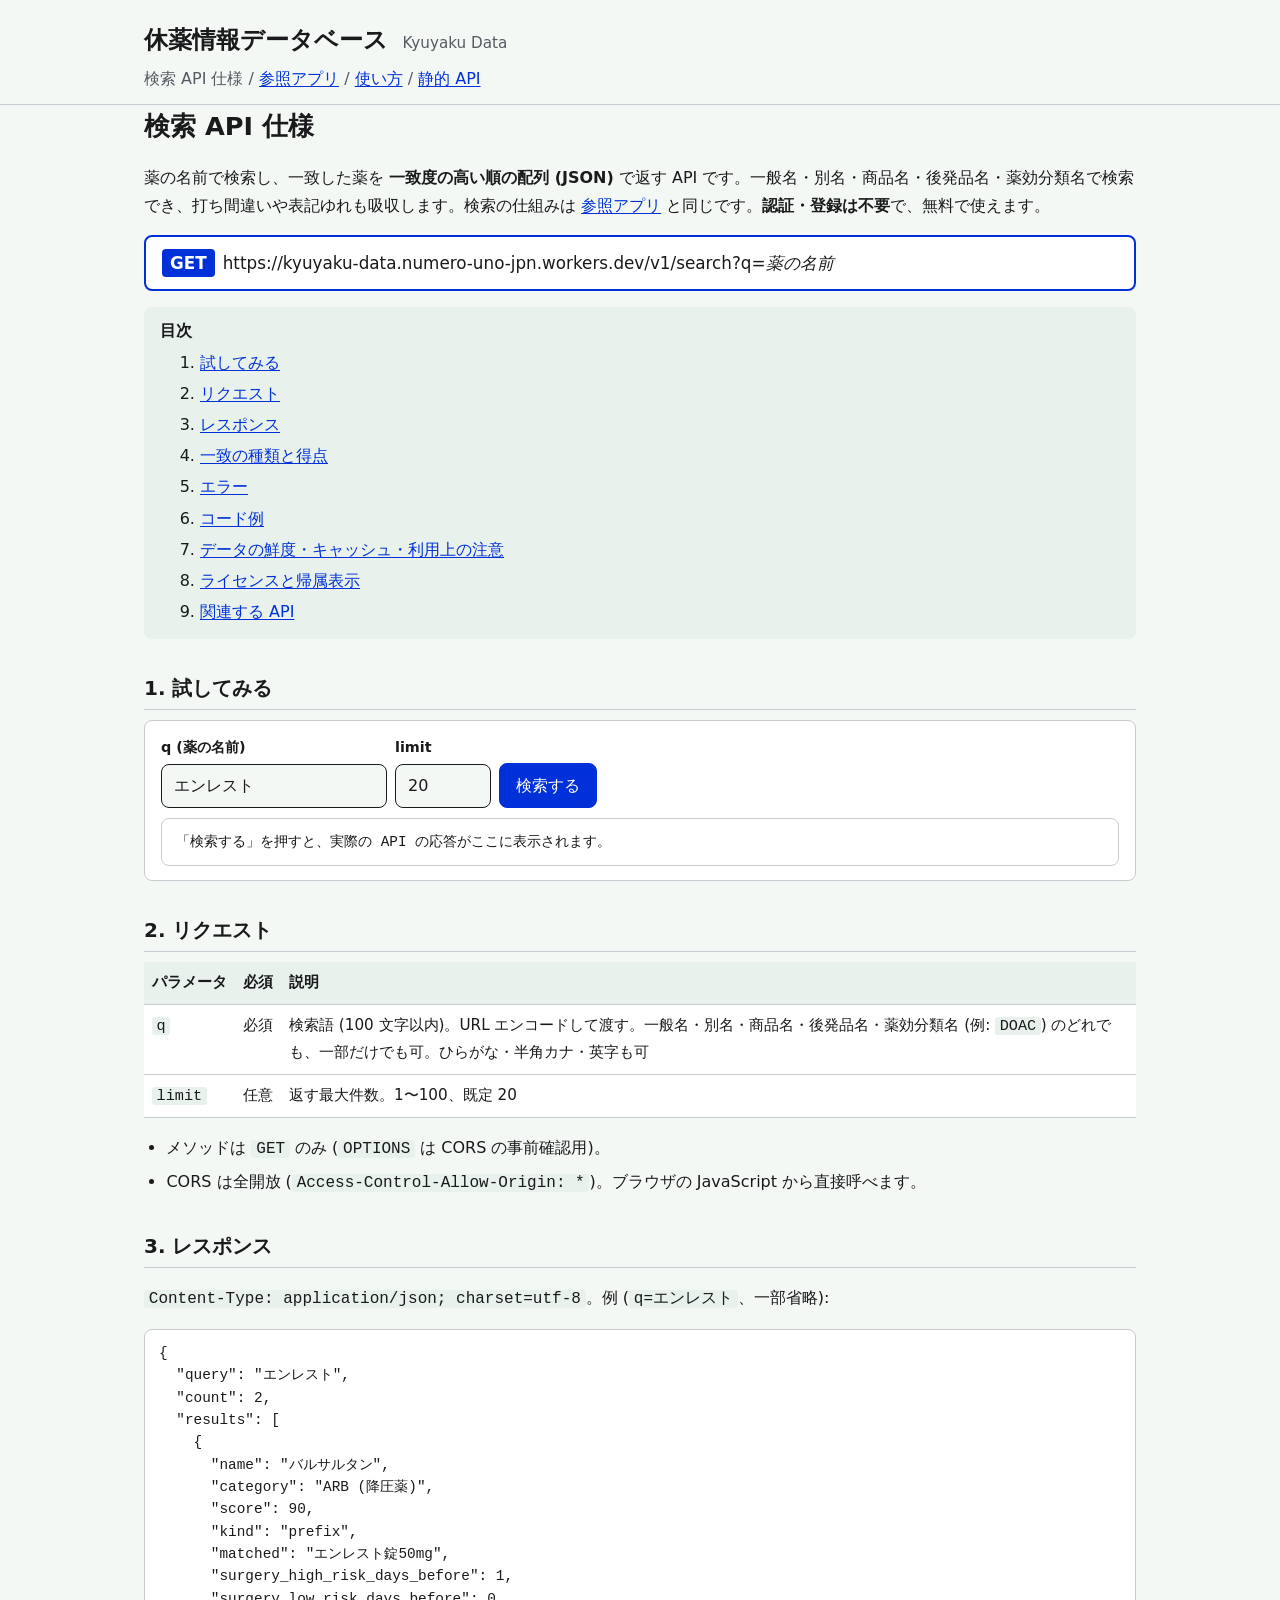
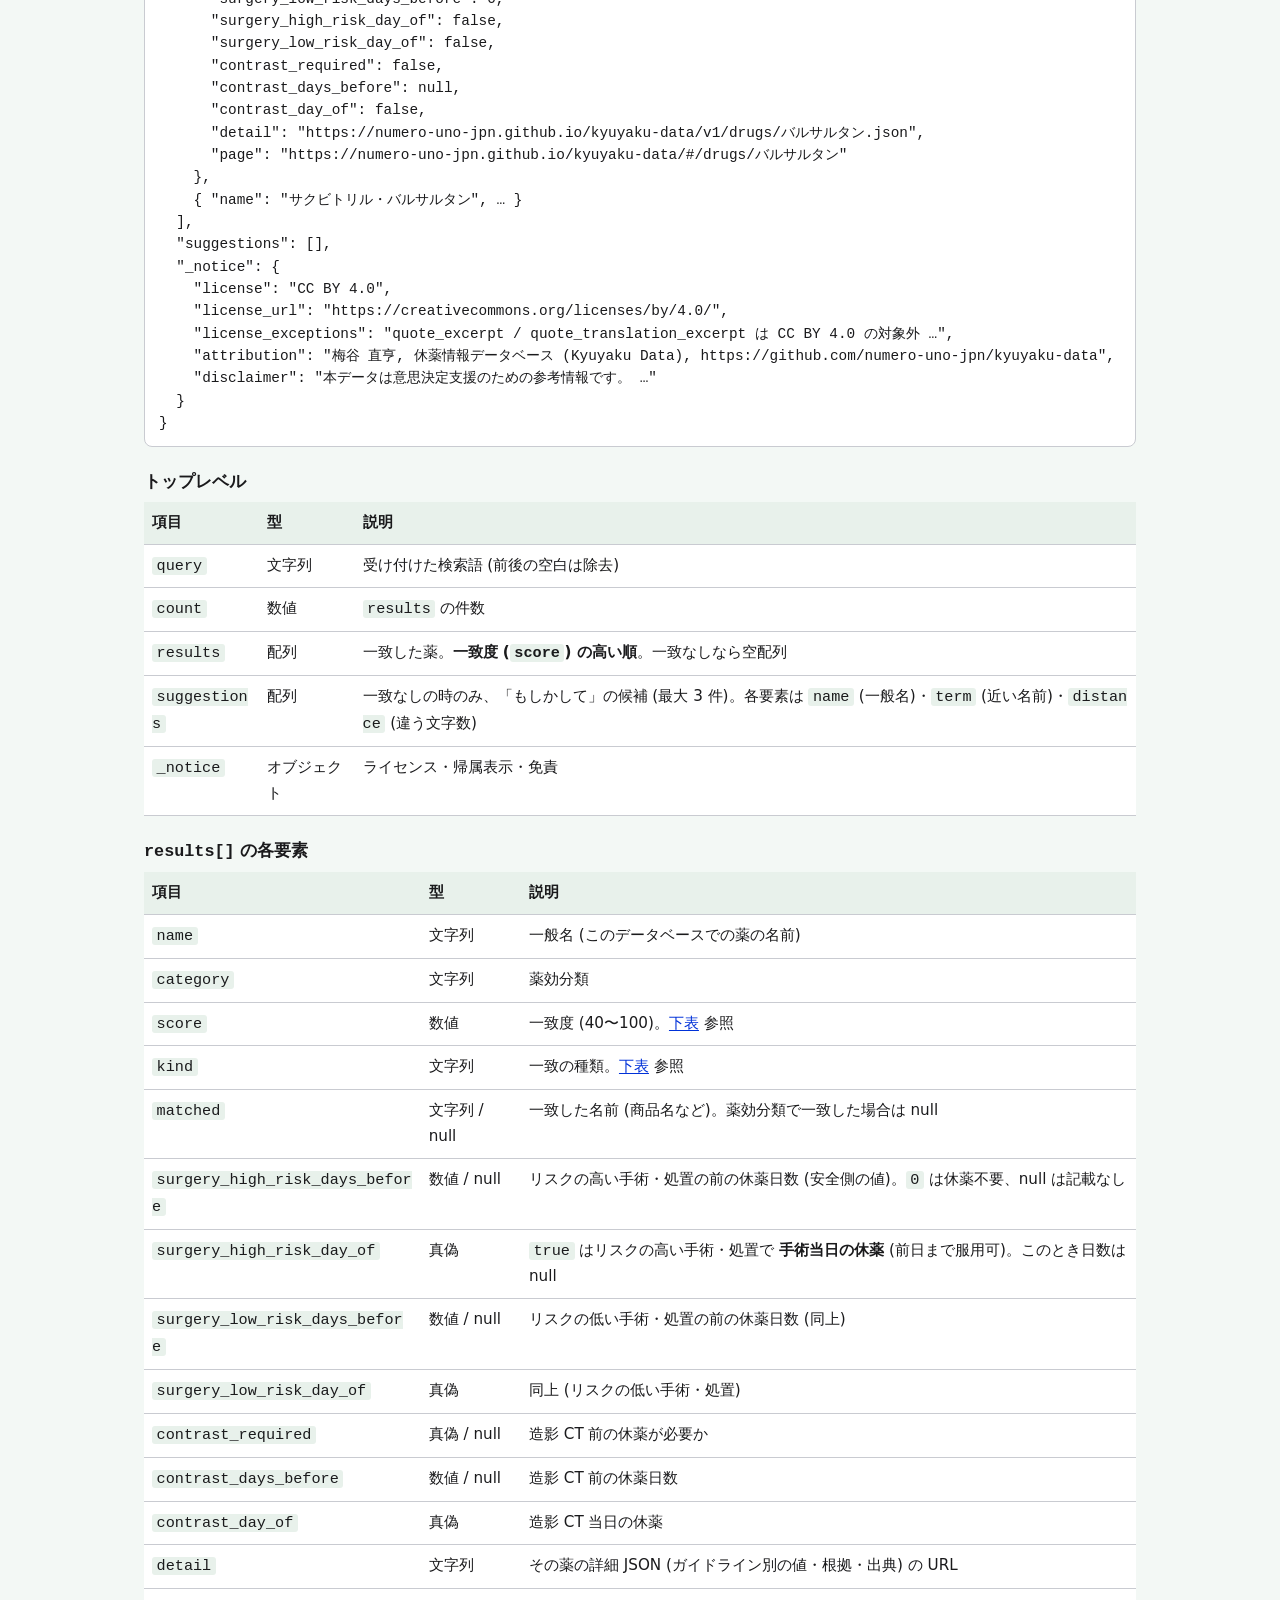
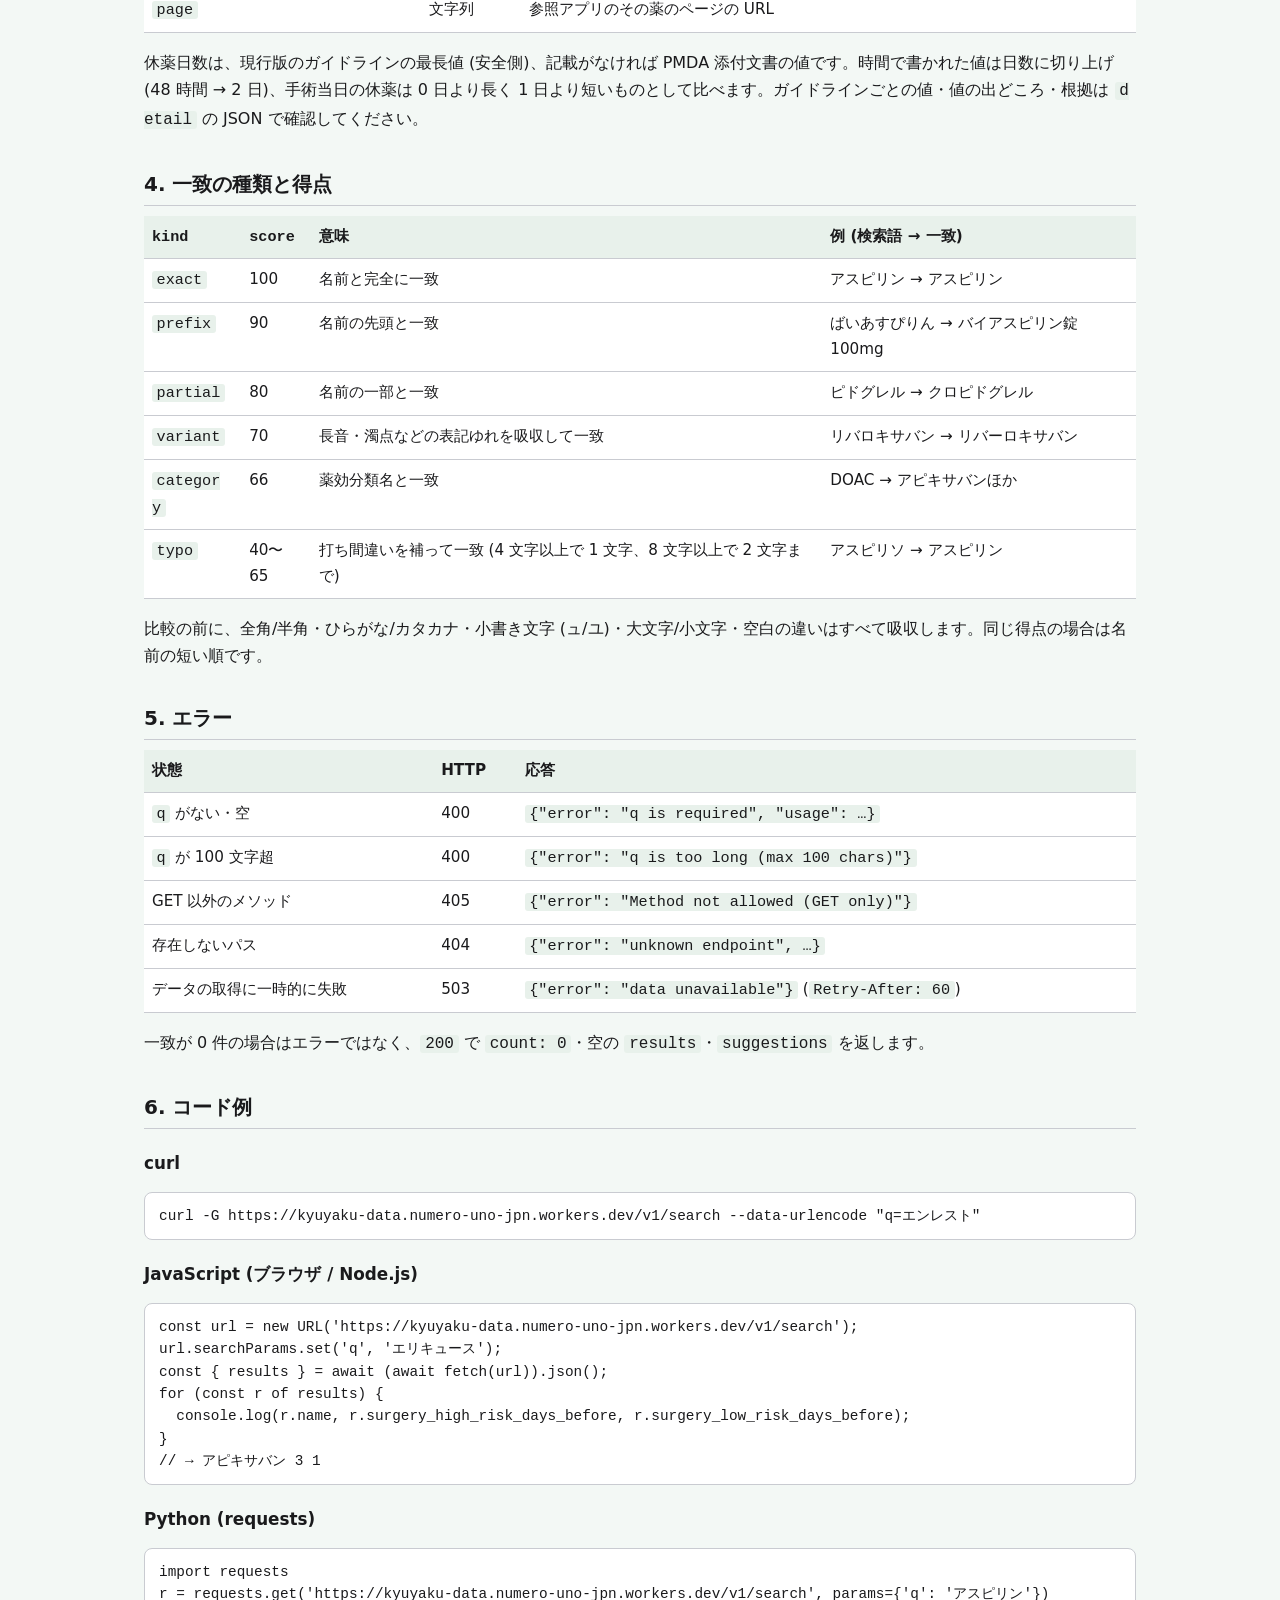
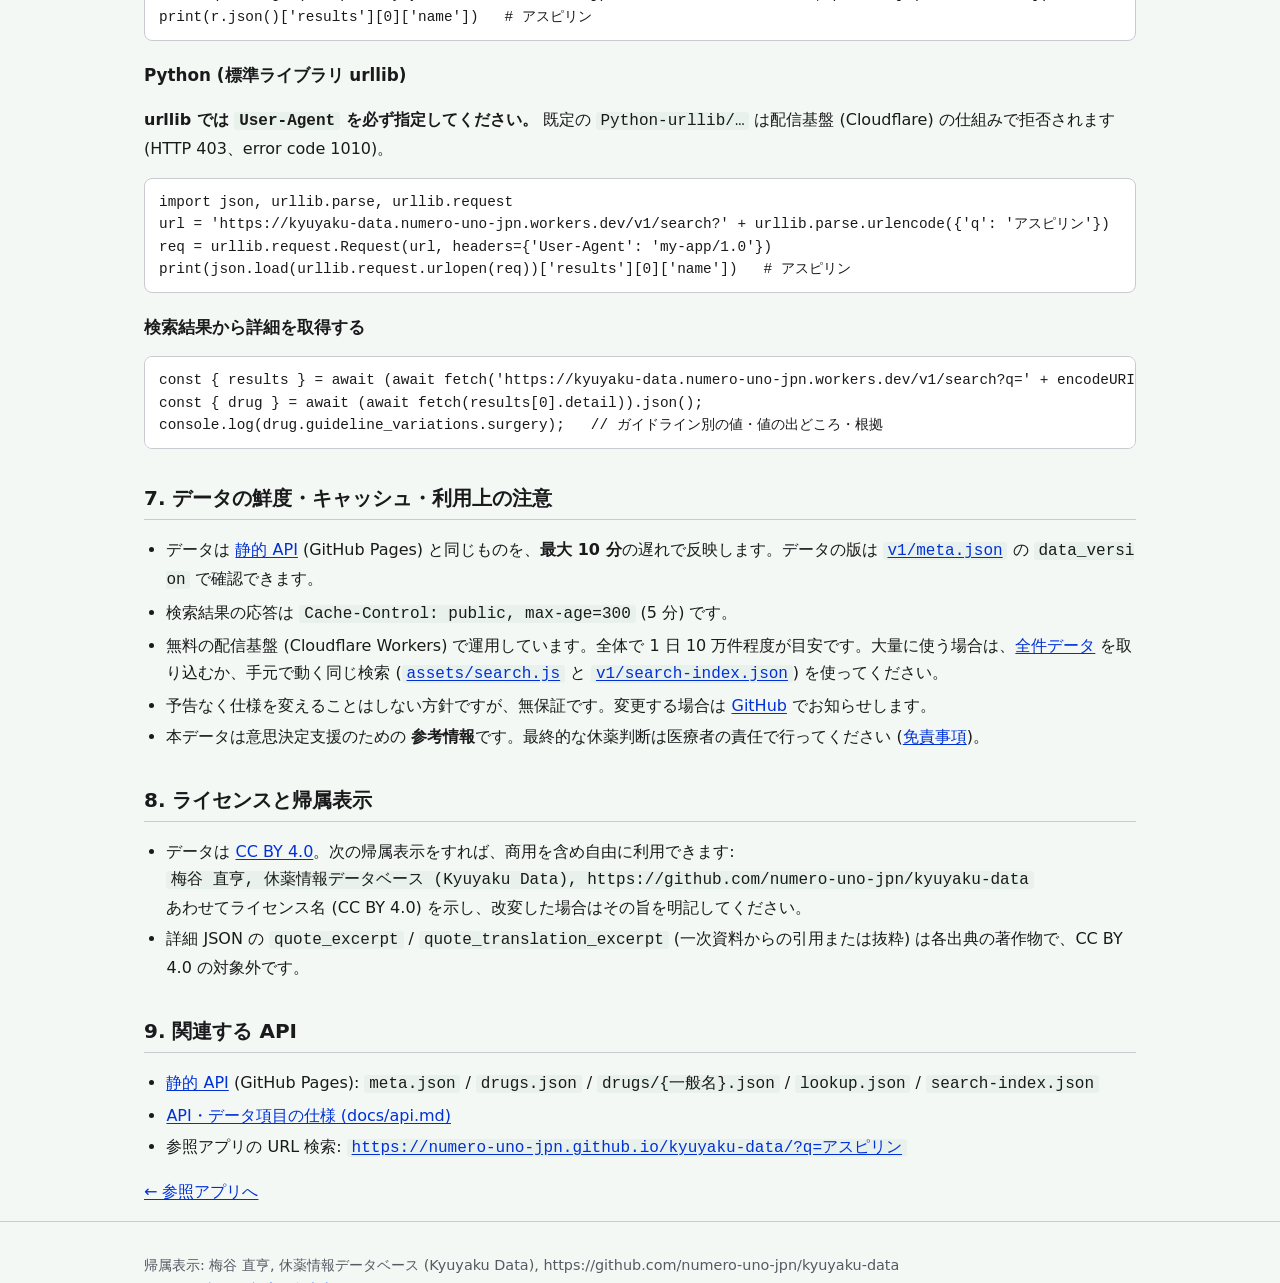
<file: search-api.html>
<!doctype html>
<html lang="ja">
<head>
<meta charset="utf-8">
<meta name="viewport" content="width=device-width, initial-scale=1">
<title>検索 API 仕様 — 休薬情報データベース (Kyuyaku Data)</title>
<meta name="description" content="休薬情報データベースの検索 API (?q=) の仕様。一般名・商品名・後発品名であいまい検索し、一致した薬を一致度順の配列 JSON で返す。">
<link rel="stylesheet" href="assets/style.css">
<style>
  .doc h1 { font-size: 1.6rem; margin: 0 0 8px; }
  .doc h2 { font-size: 1.25rem; margin: 32px 0 10px; padding-bottom: 4px; border-bottom: 1px solid var(--border); }
  .doc h3 { font-size: 1.05rem; margin: 20px 0 6px; }
  .doc ul { padding-left: 1.4em; }
  .doc li { margin-bottom: 4px; }
  .doc table { background: var(--surface); }
  .doc td code, .doc p code, .doc li code { background: var(--subtle); padding: 0 .3em; border-radius: 3px; word-break: break-all; }
  .doc pre { background: var(--surface); border: 1px solid var(--border); border-radius: var(--radius); padding: 12px 14px; overflow-x: auto; font-size: .9rem; line-height: 1.55; }
  .endpoint { background: var(--surface); border: 2px solid var(--primary); border-radius: var(--radius); padding: 12px 16px; font-size: 1.05rem; word-break: break-all; }
  .endpoint .m { display: inline-block; font-weight: 700; color: var(--on-primary); background: var(--primary); border-radius: 4px; padding: 0 8px; margin-right: 8px; }
  .toc { background: var(--subtle); border-radius: var(--radius); padding: 10px 16px; }
  .toc ol { margin: 4px 0; }
  .try { background: var(--surface); border: 1px solid var(--border); border-radius: var(--radius); padding: 14px 16px; }
  .try .row { display: flex; flex-wrap: wrap; gap: 8px; align-items: end; }
  .try label { display: block; font-weight: 700; font-size: .9rem; margin-bottom: 4px; }
  .try input { min-height: 44px; padding: 6px 12px; font: inherit; color: var(--text); background: var(--bg); border: 1px solid var(--text); border-radius: var(--radius); }
  .try input[name="q"] { width: min(22rem, 100%); }
  .try input[name="limit"] { width: 6rem; }
  .try .url { font-size: .9rem; color: var(--muted); margin: 10px 0 4px; word-break: break-all; }
  .try pre { max-height: 28rem; margin: 0; }
</style>
</head>
<body>
<a class="skip" href="#main">本文へ移動</a>
<header class="site-header">
  <div class="wrap">
    <a class="site-title" href="./">休薬情報データベース <span class="en">Kyuyaku Data</span></a>
    <p class="site-lead">検索 API 仕様 / <a href="./">参照アプリ</a> / <a href="guide.html">使い方</a> / <a href="v1/">静的 API</a></p>
  </div>
</header>

<main id="main" class="wrap doc" tabindex="-1">
  <h1>検索 API 仕様</h1>
  <p>薬の名前で検索し、一致した薬を <strong>一致度の高い順の配列 (JSON)</strong> で返す API です。一般名・別名・商品名・後発品名・薬効分類名で検索でき、打ち間違いや表記ゆれも吸収します。検索の仕組みは <a href="./">参照アプリ</a> と同じです。<strong>認証・登録は不要</strong>で、無料で使えます。</p>

  <div class="endpoint"><span class="m">GET</span>https://kyuyaku-data.numero-uno-jpn.workers.dev/v1/search?q=<em>薬の名前</em></div>

  <nav class="toc" aria-label="目次" style="margin-top:16px">
    <strong>目次</strong>
    <ol>
      <li><a href="#try">試してみる</a></li>
      <li><a href="#request">リクエスト</a></li>
      <li><a href="#response">レスポンス</a></li>
      <li><a href="#match">一致の種類と得点</a></li>
      <li><a href="#errors">エラー</a></li>
      <li><a href="#examples">コード例</a></li>
      <li><a href="#notes">データの鮮度・キャッシュ・利用上の注意</a></li>
      <li><a href="#license">ライセンスと帰属表示</a></li>
      <li><a href="#related">関連する API</a></li>
    </ol>
  </nav>

  <h2 id="try">1. 試してみる</h2>
  <form class="try" id="try-form">
    <div class="row">
      <div><label for="try-q">q (薬の名前)</label><input id="try-q" name="q" value="エンレスト" autocomplete="off"></div>
      <div><label for="try-limit">limit</label><input id="try-limit" name="limit" type="number" min="1" max="100" value="20"></div>
      <button type="submit" class="btn">検索する</button>
    </div>
    <p class="url" id="try-url" aria-live="polite"></p>
    <pre id="try-out" aria-live="polite">「検索する」を押すと、実際の API の応答がここに表示されます。</pre>
  </form>

  <h2 id="request">2. リクエスト</h2>
  <table>
    <thead><tr><th scope="col">パラメータ</th><th scope="col">必須</th><th scope="col">説明</th></tr></thead>
    <tbody>
      <tr><td><code>q</code></td><td>必須</td><td>検索語 (100 文字以内)。URL エンコードして渡す。一般名・別名・商品名・後発品名・薬効分類名 (例: <code>DOAC</code>) のどれでも、一部だけでも可。ひらがな・半角カナ・英字も可</td></tr>
      <tr><td><code>limit</code></td><td>任意</td><td>返す最大件数。1〜100、既定 20</td></tr>
    </tbody>
  </table>
  <ul>
    <li>メソッドは <code>GET</code> のみ (<code>OPTIONS</code> は CORS の事前確認用)。</li>
    <li>CORS は全開放 (<code>Access-Control-Allow-Origin: *</code>)。ブラウザの JavaScript から直接呼べます。</li>
  </ul>

  <h2 id="response">3. レスポンス</h2>
  <p><code>Content-Type: application/json; charset=utf-8</code>。例 (<code>q=エンレスト</code>、一部省略):</p>
<pre>{
  "query": "エンレスト",
  "count": 2,
  "results": [
    {
      "name": "バルサルタン",
      "category": "ARB (降圧薬)",
      "score": 90,
      "kind": "prefix",
      "matched": "エンレスト錠50mg",
      "surgery_high_risk_days_before": 1,
      "surgery_low_risk_days_before": 0,
      "surgery_high_risk_day_of": false,
      "surgery_low_risk_day_of": false,
      "contrast_required": false,
      "contrast_days_before": null,
      "contrast_day_of": false,
      "detail": "https://numero-uno-jpn.github.io/kyuyaku-data/v1/drugs/バルサルタン.json",
      "page": "https://numero-uno-jpn.github.io/kyuyaku-data/#/drugs/バルサルタン"
    },
    { "name": "サクビトリル・バルサルタン", … }
  ],
  "suggestions": [],
  "_notice": {
    "license": "CC BY 4.0",
    "license_url": "https://creativecommons.org/licenses/by/4.0/",
    "license_exceptions": "quote_excerpt / quote_translation_excerpt は CC BY 4.0 の対象外 …",
    "attribution": "梅谷 直亨, 休薬情報データベース (Kyuyaku Data), https://github.com/numero-uno-jpn/kyuyaku-data",
    "disclaimer": "本データは意思決定支援のための参考情報です。 …"
  }
}</pre>
  <h3>トップレベル</h3>
  <table>
    <thead><tr><th scope="col">項目</th><th scope="col">型</th><th scope="col">説明</th></tr></thead>
    <tbody>
      <tr><td><code>query</code></td><td>文字列</td><td>受け付けた検索語 (前後の空白は除去)</td></tr>
      <tr><td><code>count</code></td><td>数値</td><td><code>results</code> の件数</td></tr>
      <tr><td><code>results</code></td><td>配列</td><td>一致した薬。<strong>一致度 (<code>score</code>) の高い順</strong>。一致なしなら空配列</td></tr>
      <tr><td><code>suggestions</code></td><td>配列</td><td>一致なしの時のみ、「もしかして」の候補 (最大 3 件)。各要素は <code>name</code> (一般名)・<code>term</code> (近い名前)・<code>distance</code> (違う文字数)</td></tr>
      <tr><td><code>_notice</code></td><td>オブジェクト</td><td>ライセンス・帰属表示・免責</td></tr>
    </tbody>
  </table>
  <h3><code>results[]</code> の各要素</h3>
  <table>
    <thead><tr><th scope="col">項目</th><th scope="col">型</th><th scope="col">説明</th></tr></thead>
    <tbody>
      <tr><td><code>name</code></td><td>文字列</td><td>一般名 (このデータベースでの薬の名前)</td></tr>
      <tr><td><code>category</code></td><td>文字列</td><td>薬効分類</td></tr>
      <tr><td><code>score</code></td><td>数値</td><td>一致度 (40〜100)。<a href="#match">下表</a> 参照</td></tr>
      <tr><td><code>kind</code></td><td>文字列</td><td>一致の種類。<a href="#match">下表</a> 参照</td></tr>
      <tr><td><code>matched</code></td><td>文字列 / null</td><td>一致した名前 (商品名など)。薬効分類で一致した場合は null</td></tr>
      <tr><td><code>surgery_high_risk_days_before</code></td><td>数値 / null</td><td>リスクの高い手術・処置の前の休薬日数 (安全側の値)。<code>0</code> は休薬不要、null は記載なし</td></tr>
      <tr><td><code>surgery_high_risk_day_of</code></td><td>真偽</td><td><code>true</code> はリスクの高い手術・処置で <strong>手術当日の休薬</strong> (前日まで服用可)。このとき日数は null</td></tr>
      <tr><td><code>surgery_low_risk_days_before</code></td><td>数値 / null</td><td>リスクの低い手術・処置の前の休薬日数 (同上)</td></tr>
      <tr><td><code>surgery_low_risk_day_of</code></td><td>真偽</td><td>同上 (リスクの低い手術・処置)</td></tr>
      <tr><td><code>contrast_required</code></td><td>真偽 / null</td><td>造影 CT 前の休薬が必要か</td></tr>
      <tr><td><code>contrast_days_before</code></td><td>数値 / null</td><td>造影 CT 前の休薬日数</td></tr>
      <tr><td><code>contrast_day_of</code></td><td>真偽</td><td>造影 CT 当日の休薬</td></tr>
      <tr><td><code>detail</code></td><td>文字列</td><td>その薬の詳細 JSON (ガイドライン別の値・根拠・出典) の URL</td></tr>
      <tr><td><code>page</code></td><td>文字列</td><td>参照アプリのその薬のページの URL</td></tr>
    </tbody>
  </table>
  <p>休薬日数は、現行版のガイドラインの最長値 (安全側)、記載がなければ PMDA 添付文書の値です。時間で書かれた値は日数に切り上げ (48 時間 → 2 日)、手術当日の休薬は 0 日より長く 1 日より短いものとして比べます。ガイドラインごとの値・値の出どころ・根拠は <code>detail</code> の JSON で確認してください。</p>

  <h2 id="match">4. 一致の種類と得点</h2>
  <table>
    <thead><tr><th scope="col"><code>kind</code></th><th scope="col"><code>score</code></th><th scope="col">意味</th><th scope="col">例 (検索語 → 一致)</th></tr></thead>
    <tbody>
      <tr><td><code>exact</code></td><td>100</td><td>名前と完全に一致</td><td>アスピリン → アスピリン</td></tr>
      <tr><td><code>prefix</code></td><td>90</td><td>名前の先頭と一致</td><td>ばいあすぴりん → バイアスピリン錠100mg</td></tr>
      <tr><td><code>partial</code></td><td>80</td><td>名前の一部と一致</td><td>ピドグレル → クロピドグレル</td></tr>
      <tr><td><code>variant</code></td><td>70</td><td>長音・濁点などの表記ゆれを吸収して一致</td><td>リバロキサバン → リバーロキサバン</td></tr>
      <tr><td><code>category</code></td><td>66</td><td>薬効分類名と一致</td><td>DOAC → アピキサバンほか</td></tr>
      <tr><td><code>typo</code></td><td>40〜65</td><td>打ち間違いを補って一致 (4 文字以上で 1 文字、8 文字以上で 2 文字まで)</td><td>アスピリソ → アスピリン</td></tr>
    </tbody>
  </table>
  <p>比較の前に、全角/半角・ひらがな/カタカナ・小書き文字 (ュ/ユ)・大文字/小文字・空白の違いはすべて吸収します。同じ得点の場合は名前の短い順です。</p>

  <h2 id="errors">5. エラー</h2>
  <table>
    <thead><tr><th scope="col">状態</th><th scope="col">HTTP</th><th scope="col">応答</th></tr></thead>
    <tbody>
      <tr><td><code>q</code> がない・空</td><td>400</td><td><code>{"error": "q is required", "usage": …}</code></td></tr>
      <tr><td><code>q</code> が 100 文字超</td><td>400</td><td><code>{"error": "q is too long (max 100 chars)"}</code></td></tr>
      <tr><td>GET 以外のメソッド</td><td>405</td><td><code>{"error": "Method not allowed (GET only)"}</code></td></tr>
      <tr><td>存在しないパス</td><td>404</td><td><code>{"error": "unknown endpoint", …}</code></td></tr>
      <tr><td>データの取得に一時的に失敗</td><td>503</td><td><code>{"error": "data unavailable"}</code> (<code>Retry-After: 60</code>)</td></tr>
    </tbody>
  </table>
  <p>一致が 0 件の場合はエラーではなく、<code>200</code> で <code>count: 0</code>・空の <code>results</code>・<code>suggestions</code> を返します。</p>

  <h2 id="examples">6. コード例</h2>
  <h3>curl</h3>
<pre>curl -G https://kyuyaku-data.numero-uno-jpn.workers.dev/v1/search --data-urlencode "q=エンレスト"</pre>
  <h3>JavaScript (ブラウザ / Node.js)</h3>
<pre>const url = new URL('https://kyuyaku-data.numero-uno-jpn.workers.dev/v1/search');
url.searchParams.set('q', 'エリキュース');
const { results } = await (await fetch(url)).json();
for (const r of results) {
  console.log(r.name, r.surgery_high_risk_days_before, r.surgery_low_risk_days_before);
}
// → アピキサバン 3 1</pre>
  <h3>Python (requests)</h3>
<pre>import requests
r = requests.get('https://kyuyaku-data.numero-uno-jpn.workers.dev/v1/search', params={'q': 'アスピリン'})
print(r.json()['results'][0]['name'])   # アスピリン</pre>
  <h3>Python (標準ライブラリ urllib)</h3>
  <p><strong>urllib では <code>User-Agent</code> を必ず指定してください。</strong> 既定の <code>Python-urllib/…</code> は配信基盤 (Cloudflare) の仕組みで拒否されます (HTTP 403、error code 1010)。</p>
<pre>import json, urllib.parse, urllib.request
url = 'https://kyuyaku-data.numero-uno-jpn.workers.dev/v1/search?' + urllib.parse.urlencode({'q': 'アスピリン'})
req = urllib.request.Request(url, headers={'User-Agent': 'my-app/1.0'})
print(json.load(urllib.request.urlopen(req))['results'][0]['name'])   # アスピリン</pre>
  <h3>検索結果から詳細を取得する</h3>
<pre>const { results } = await (await fetch('https://kyuyaku-data.numero-uno-jpn.workers.dev/v1/search?q=' + encodeURIComponent('プラビックス'))).json();
const { drug } = await (await fetch(results[0].detail)).json();
console.log(drug.guideline_variations.surgery);   // ガイドライン別の値・値の出どころ・根拠</pre>

  <h2 id="notes">7. データの鮮度・キャッシュ・利用上の注意</h2>
  <ul>
    <li>データは <a href="v1/">静的 API</a> (GitHub Pages) と同じものを、<strong>最大 10 分</strong>の遅れで反映します。データの版は <a href="v1/meta.json"><code>v1/meta.json</code></a> の <code>data_version</code> で確認できます。</li>
    <li>検索結果の応答は <code>Cache-Control: public, max-age=300</code> (5 分) です。</li>
    <li>無料の配信基盤 (Cloudflare Workers) で運用しています。全体で 1 日 10 万件程度が目安です。大量に使う場合は、<a href="https://github.com/numero-uno-jpn/kyuyaku-data/blob/main/data/washout_public_v1.json">全件データ</a> を取り込むか、手元で動く同じ検索 (<a href="assets/search.js"><code>assets/search.js</code></a> と <a href="v1/search-index.json"><code>v1/search-index.json</code></a>) を使ってください。</li>
    <li>予告なく仕様を変えることはしない方針ですが、無保証です。変更する場合は <a href="https://github.com/numero-uno-jpn/kyuyaku-data">GitHub</a> でお知らせします。</li>
    <li>本データは意思決定支援のための <strong>参考情報</strong>です。最終的な休薬判断は医療者の責任で行ってください (<a href="https://github.com/numero-uno-jpn/kyuyaku-data/blob/main/DISCLAIMER.md">免責事項</a>)。</li>
  </ul>

  <h2 id="license">8. ライセンスと帰属表示</h2>
  <ul>
    <li>データは <a href="https://creativecommons.org/licenses/by/4.0/deed.ja">CC BY 4.0</a>。次の帰属表示をすれば、商用を含め自由に利用できます: <br><code>梅谷 直亨, 休薬情報データベース (Kyuyaku Data), https://github.com/numero-uno-jpn/kyuyaku-data</code><br>あわせてライセンス名 (CC BY 4.0) を示し、改変した場合はその旨を明記してください。</li>
    <li>詳細 JSON の <code>quote_excerpt</code> / <code>quote_translation_excerpt</code> (一次資料からの引用または抜粋) は各出典の著作物で、CC BY 4.0 の対象外です。</li>
  </ul>

  <h2 id="related">9. 関連する API</h2>
  <ul>
    <li><a href="v1/">静的 API</a> (GitHub Pages): <code>meta.json</code> / <code>drugs.json</code> / <code>drugs/{一般名}.json</code> / <code>lookup.json</code> / <code>search-index.json</code></li>
    <li><a href="https://github.com/numero-uno-jpn/kyuyaku-data/blob/main/docs/api.md">API・データ項目の仕様 (docs/api.md)</a></li>
    <li>参照アプリの URL 検索: <a href="./?q=アスピリン"><code>https://numero-uno-jpn.github.io/kyuyaku-data/?q=アスピリン</code></a></li>
  </ul>
  <p><a href="./">← 参照アプリへ</a></p>
</main>

<footer class="site-footer">
  <div class="wrap">
    <p>帰属表示: 梅谷 直亨, 休薬情報データベース (Kyuyaku Data), https://github.com/numero-uno-jpn/kyuyaku-data<br>
      <a href="https://github.com/numero-uno-jpn/kyuyaku-data">GitHub</a> /
      <a href="https://github.com/numero-uno-jpn/kyuyaku-data/issues/new?template=correction.md">誤りの報告</a> /
      <a href="https://github.com/numero-uno-jpn/kyuyaku-data/blob/main/DISCLAIMER.md">免責事項</a></p>
  </div>
</footer>
<script>
  // 「試してみる」: 実際の検索 API を呼んで応答を表示
  const API = 'https://kyuyaku-data.numero-uno-jpn.workers.dev/v1/search';
  const form = document.getElementById('try-form');
  form.addEventListener('submit', async (e) => {
    e.preventDefault();
    const url = new URL(API);
    url.searchParams.set('q', form.q.value);
    if (form.limit.value) url.searchParams.set('limit', form.limit.value);
    document.getElementById('try-url').textContent = `GET ${decodeURIComponent(url.href)}`;
    const out = document.getElementById('try-out');
    out.textContent = '問い合わせ中…';
    try {
      const r = await fetch(url);
      const j = await r.json();
      out.textContent = `HTTP ${r.status}\n` + JSON.stringify(j, null, 2);
    } catch (err) {
      out.textContent = `取得に失敗しました: ${err.message}`;
    }
  });
</script>
</body>
</html>
</file>
<file: assets/style.css>
/* 休薬情報データベース検索サイト — デジタル庁デザインシステムの基準 (コントラスト・フォーカス・タップ領域) に準拠 */
:root {
  --bg: #f3f8f5;        /* ごく淡いミントグリーン */
  --surface: #ffffff;   /* カード・ボタン・入力欄 (背景より一段明るく) */
  --subtle: #e8f1eb;    /* 表の見出し・引用・目次 */
  --text: #1a1a1c;
  --muted: #555a63;
  --border: #c9cbd1;
  --link: #0031d8;
  --focus: #ffd43d;
  --focus-ring: #1a1a1c;
  --primary: #0031d8;
  --on-primary: #ffffff;
  --high: #b3001b;      /* 周術期高リスク */
  --low: #8a4b00;       /* 周術期低リスク */
  --high-badge: #c4293f; --high-fill: #fdf0f2; --high-line: #eba8b2;   /* 一覧バッジ (淡め) */
  --low-badge: #99560a;  --low-fill: #fdf4e7;  --low-line: #e2bd8a;
  --ct: #00597a;        /* 造影CT */
  --ok: #1d6b2f;        /* 継続可 */
  --chip-on: #0031d8;
  --note-bg: #fff6d6;
  --note-border: #c78a00;
  --radius: 8px;
}
@media (prefers-color-scheme: dark) {
  :root {
    --bg: #121316;
    --surface: #1d1f24;
    --subtle: #262930;
    --text: #ececef;
    --muted: #b4b8c0;
    --border: #474b54;
    --link: #8fb0ff;
    --focus: #ffd43d;
    --focus-ring: #ffd43d;
    --primary: #8fb0ff;
    --on-primary: #0b0c0e;
    --high: #ff8a99;
    --low: #f3b45c;
    --high-badge: #ff9aa7; --high-fill: #3a1d22; --high-line: #7a3a44;
    --low-badge: #f3b45c;  --low-fill: #33260f;  --low-line: #6e5122;
    --ct: #6fd0f2;
    --ok: #7fd690;
    --chip-on: #8fb0ff;
    --note-bg: #2c2612;
    --note-border: #c78a00;
  }
}

* { box-sizing: border-box; }
html { -webkit-text-size-adjust: 100%; }
body {
  margin: 0;
  font-family: "Noto Sans JP", "Hiragino Sans", "Yu Gothic UI", "Meiryo", system-ui, sans-serif;
  font-size: 16px;
  line-height: 1.7;
  color: var(--text);
  background: var(--bg);
}
.wrap { max-width: 64rem; margin: 0 auto; padding: 0 16px; }
a { color: var(--link); text-underline-offset: 2px; }
:focus-visible { outline: 3px solid var(--focus-ring); outline-offset: 2px; box-shadow: 0 0 0 6px var(--focus); }
.sr { position: absolute; width: 1px; height: 1px; overflow: hidden; clip: rect(0 0 0 0); white-space: nowrap; }
.ext { font-size: .8em; margin-left: .15em; }
.skip { position: absolute; left: -999px; top: 0; }
.skip:focus { left: 8px; top: 8px; background: var(--bg); padding: 8px 12px; z-index: 10; }

.site-header { border-bottom: 1px solid var(--border); padding: 20px 0 12px; }
.site-title { font-size: 1.5rem; font-weight: 700; color: var(--text); text-decoration: none; }
.site-title .en { font-size: .95rem; font-weight: 500; color: var(--muted); margin-left: .4em; }
.site-lead { margin: 4px 0 0; color: var(--muted); }
main { padding: 20px 16px 40px; outline: none; }
main:focus, main:focus-visible { outline: none; box-shadow: none; }  /* 画面遷移時のプログラム的フォーカス用 */

.search label { display: block; font-weight: 700; margin-bottom: 6px; }
.search input {
  width: 100%; min-height: 48px; padding: 8px 14px; font-size: 1.05rem;
  color: var(--text); background: var(--surface);
  border: 1px solid var(--text); border-radius: var(--radius);
}
.chips { display: flex; flex-wrap: wrap; gap: 8px; margin: 14px 0 6px; }
.chip {
  min-height: 44px; padding: 6px 14px; font: inherit; font-size: .95rem; cursor: pointer;
  color: var(--text); background: var(--surface);
  border: 1px solid var(--border); border-radius: 999px;
}
.chip[aria-pressed="true"] { color: var(--on-primary); background: var(--chip-on); border-color: var(--chip-on); }
.status { color: var(--muted); margin: 8px 0; min-height: 1.7em; }
.link-btn { font: inherit; color: var(--link); background: none; border: none; padding: 4px 2px; min-height: 44px;
  text-decoration: underline; text-underline-offset: 2px; cursor: pointer; }

.cards { list-style: none; padding: 0; margin: 0; display: grid; gap: 10px;
  grid-template-columns: repeat(auto-fill, minmax(17rem, 1fr)); }
.card {
  display: block; height: 100%; padding: 12px 14px; min-height: 44px;
  color: var(--text); text-decoration: none;
  background: var(--surface); border: 1px solid var(--border); border-radius: var(--radius);
}
.card:hover { border-color: var(--primary); }
.card .name { font-weight: 700; font-size: 1.05rem; }
.card .cat { color: var(--muted); font-size: .85rem; }
.card .hit { color: var(--muted); font-size: .85rem; }
.badges { display: flex; flex-wrap: wrap; gap: 6px; margin-top: 6px; }
.badge { display: inline-block; padding: 1px 8px; font-size: .85rem; font-weight: 700;
  border: 2px solid currentColor; border-radius: 4px; }
.badge.high { color: var(--high-badge); background: var(--high-fill); border: 1px solid var(--high-line); }
.badge.low { color: var(--low-badge); background: var(--low-fill); border: 1px solid var(--low-line); }
.badge.ct { color: var(--ct); }
.badge.ok { color: var(--ok); }

/* 詳細 */
.back { display: inline-flex; align-items: center; min-height: 44px; margin-bottom: 8px; }
.detail h1 { font-size: 1.6rem; margin: 0; line-height: 1.4; }
.detail .cat { color: var(--muted); margin: 2px 0 12px; }
.alias { color: var(--muted); font-size: .9rem; margin: 0 0 12px; }
.big { display: grid; gap: 10px; grid-template-columns: repeat(auto-fit, minmax(11rem, 1fr)); margin: 12px 0 16px; }
.big .box { border: 2px solid currentColor; border-radius: var(--radius); padding: 10px 14px; }
.big .box .k { font-size: .85rem; font-weight: 700; }
.big .box .v { font-size: 1.6rem; font-weight: 700; line-height: 1.3; color: var(--text); }
.big .box.high { color: var(--high); } .big .box.low { color: var(--low); }
.big .box.ct { color: var(--ct); } .big .box.ok { color: var(--ok); }
.note { background: var(--note-bg); border-left: 4px solid var(--note-border); padding: 10px 14px; margin: 10px 0; border-radius: 4px; }
/* 作者の解釈 (原典の記述ではない) — 補足 (黄) と色を分ける */
.interp { background: var(--surface); border: 1px solid var(--border); border-left: 4px solid var(--muted); padding: 10px 14px; margin: 10px 0; border-radius: 4px; }
.tags { color: var(--muted); font-size: .85rem; margin-top: 4px; }
.tags strong { color: var(--text); }
.interp-ref { font-size: .9rem; margin: 2px 0 0; }
.detail h2 { font-size: 1.2rem; margin: 26px 0 8px; padding-bottom: 4px; border-bottom: 1px solid var(--border); }
.hint { color: var(--muted); font-size: .9rem; margin: 4px 0 8px; }
.table-scroll { overflow-x: auto; }
table { border-collapse: collapse; width: 100%; font-size: .95rem; }
th, td { border-bottom: 1px solid var(--border); padding: 8px; text-align: left; vertical-align: top; }
th { background: var(--subtle); white-space: nowrap; }
td.num { white-space: nowrap; font-weight: 700; }
.deriv { display: inline-block; font-size: .8rem; padding: 0 6px; border: 1px solid var(--border); border-radius: 4px; white-space: nowrap; }
details { margin-top: 6px; }
summary { cursor: pointer; color: var(--link); min-height: 32px; }
blockquote { margin: 6px 0; padding: 6px 12px; border-left: 3px solid var(--border); color: var(--text); background: var(--subtle); }
.tr { color: var(--muted); font-size: .9rem; }
.loc { color: var(--muted); font-size: .85rem; }
.refs { padding-left: 1.2em; }
.refs li { margin-bottom: 10px; }
.actions { display: flex; flex-wrap: wrap; gap: 8px; margin: 18px 0 0; }
.btn {
  min-height: 44px; padding: 8px 16px; font: inherit; cursor: pointer;
  color: var(--on-primary); background: var(--primary); border: 1px solid var(--primary); border-radius: var(--radius);
}
.btn.secondary { color: var(--primary); background: transparent; }

.site-footer { border-top: 1px solid var(--border); padding: 16px 0 32px; color: var(--muted); font-size: .9rem; }
.site-footer .warn { color: var(--text); }
</file>
